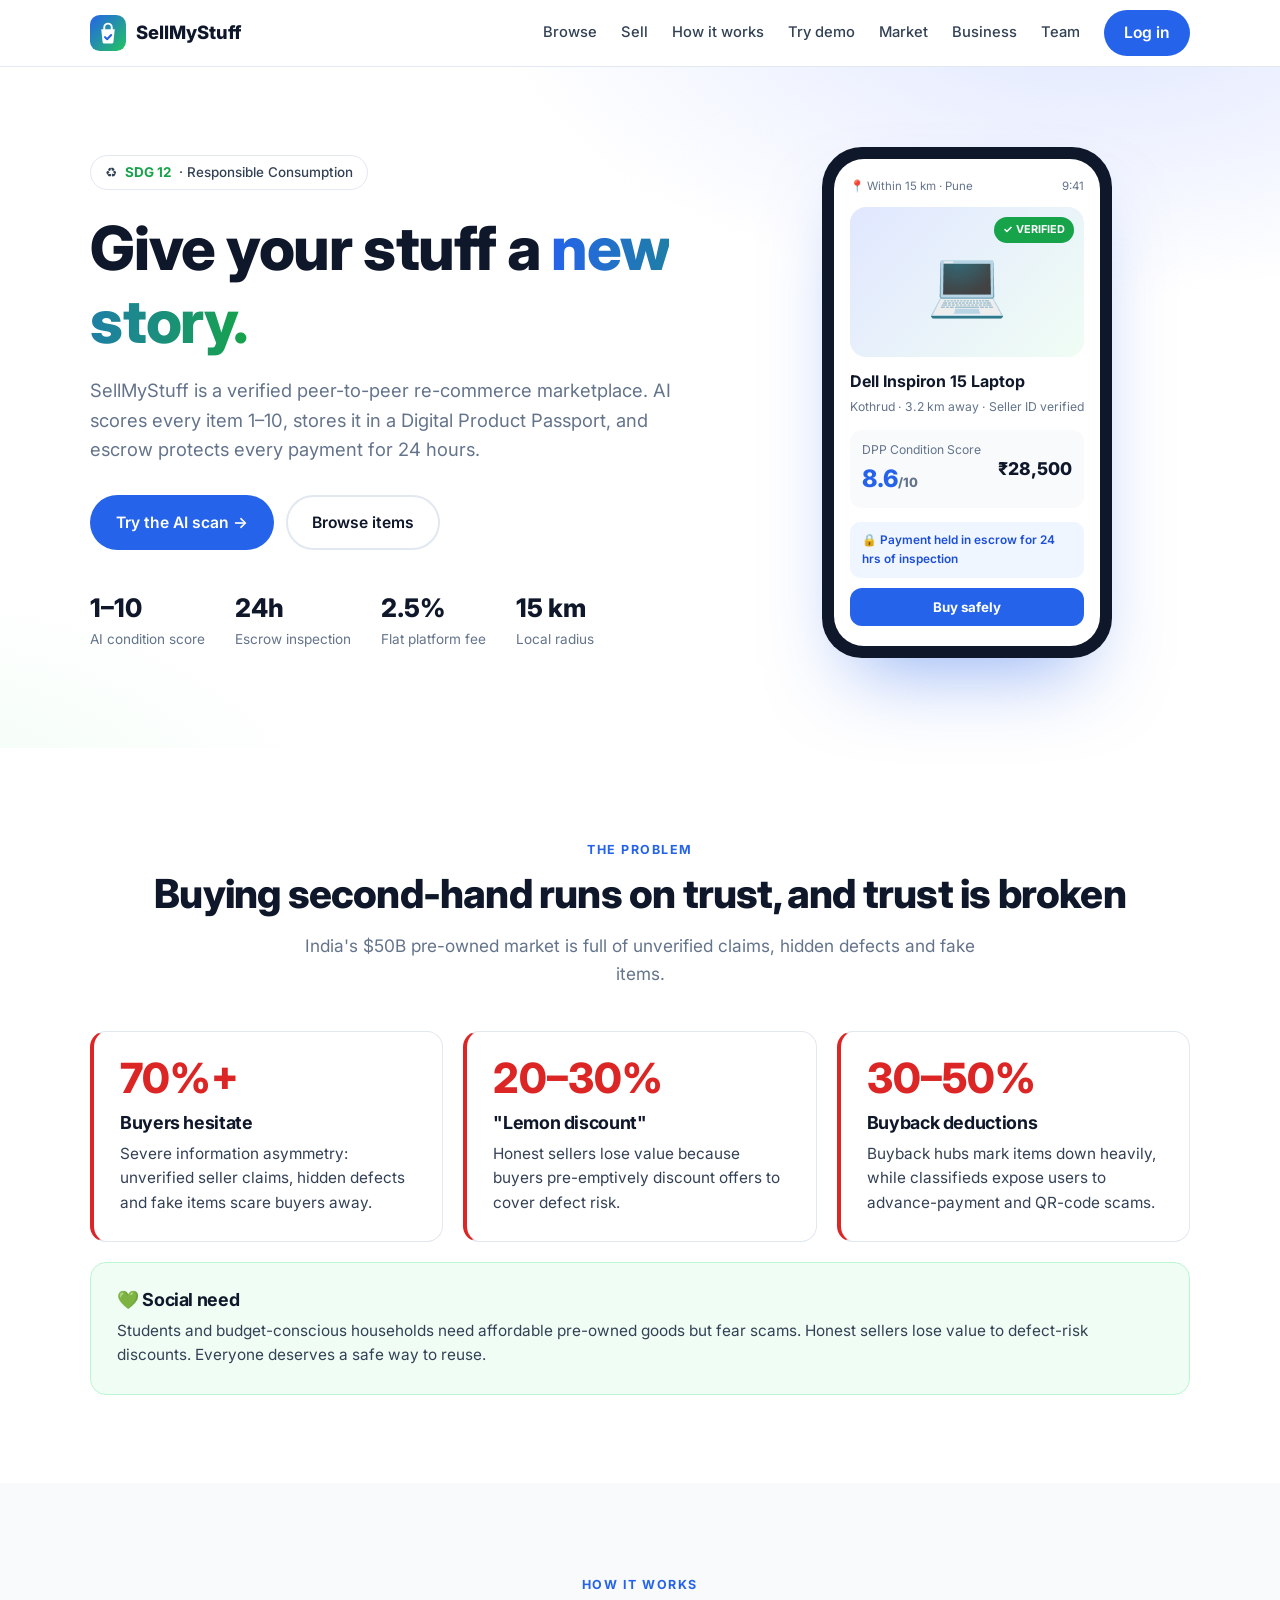
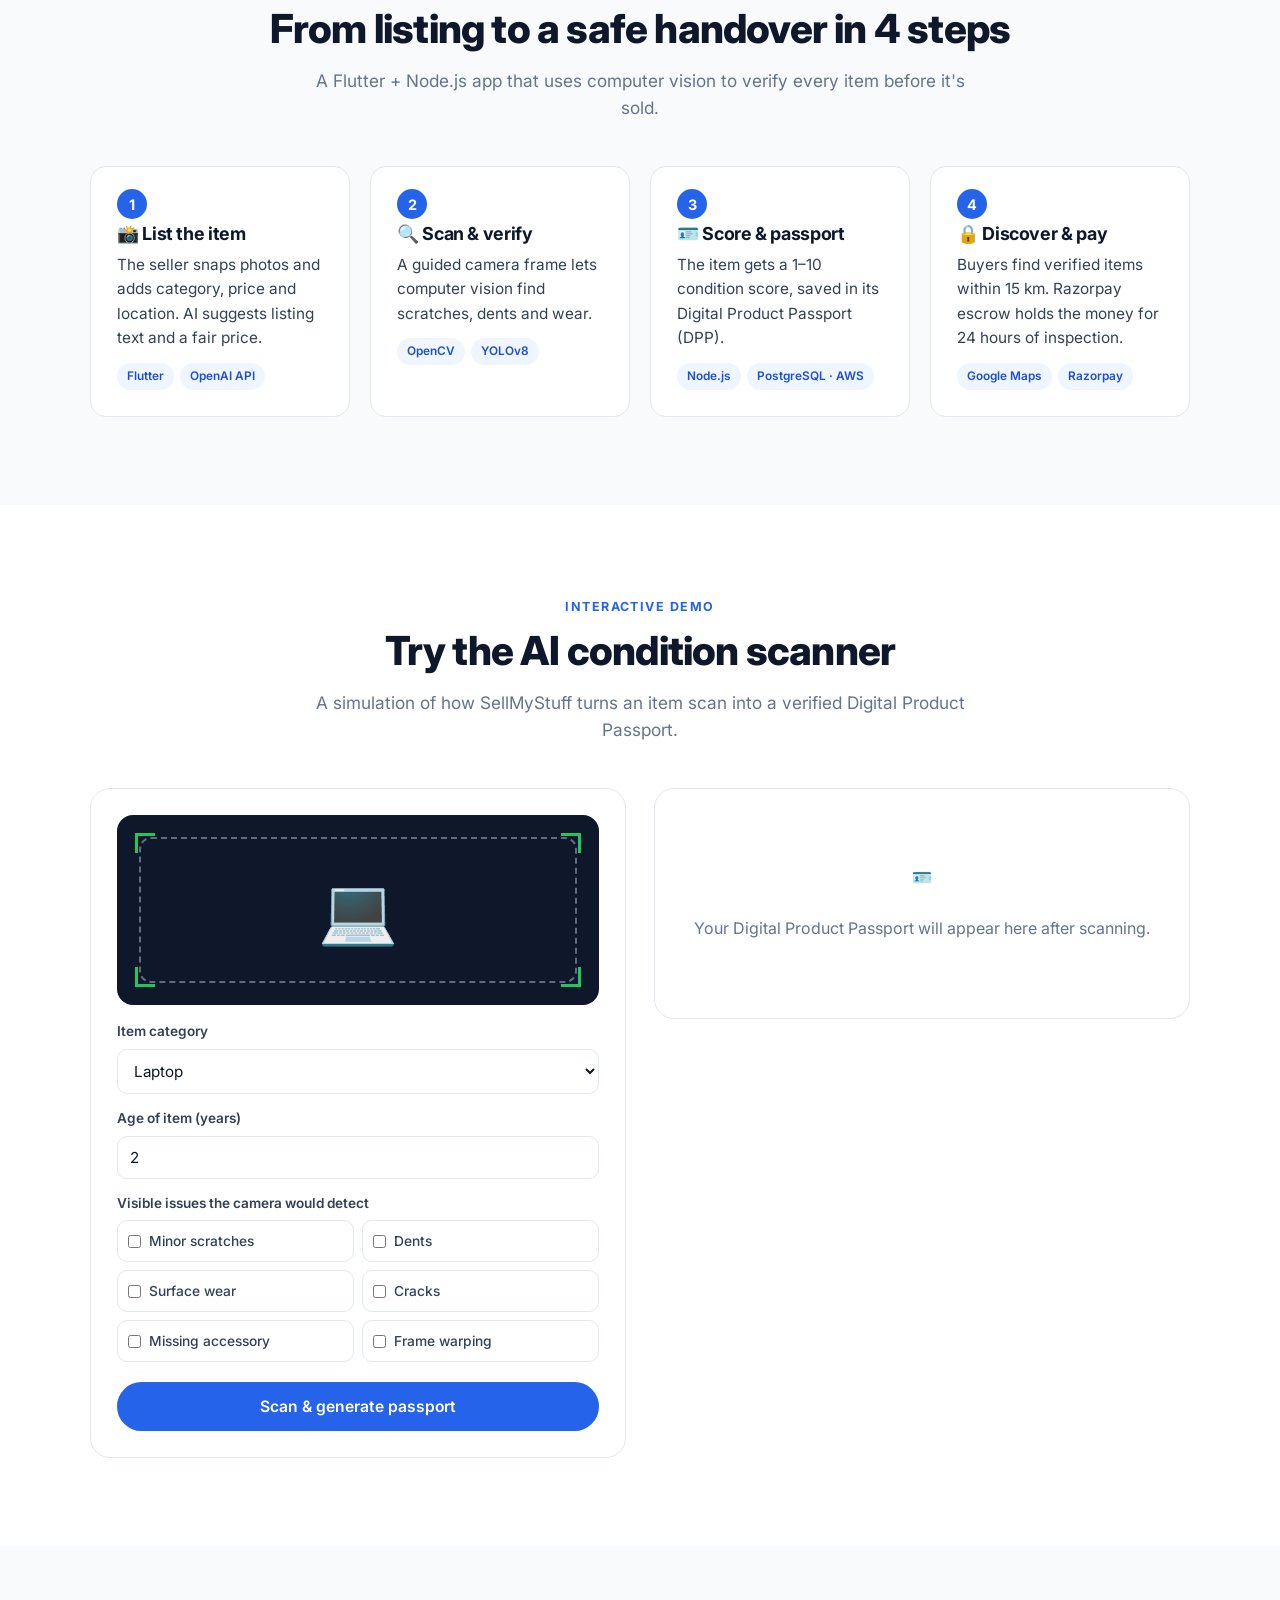
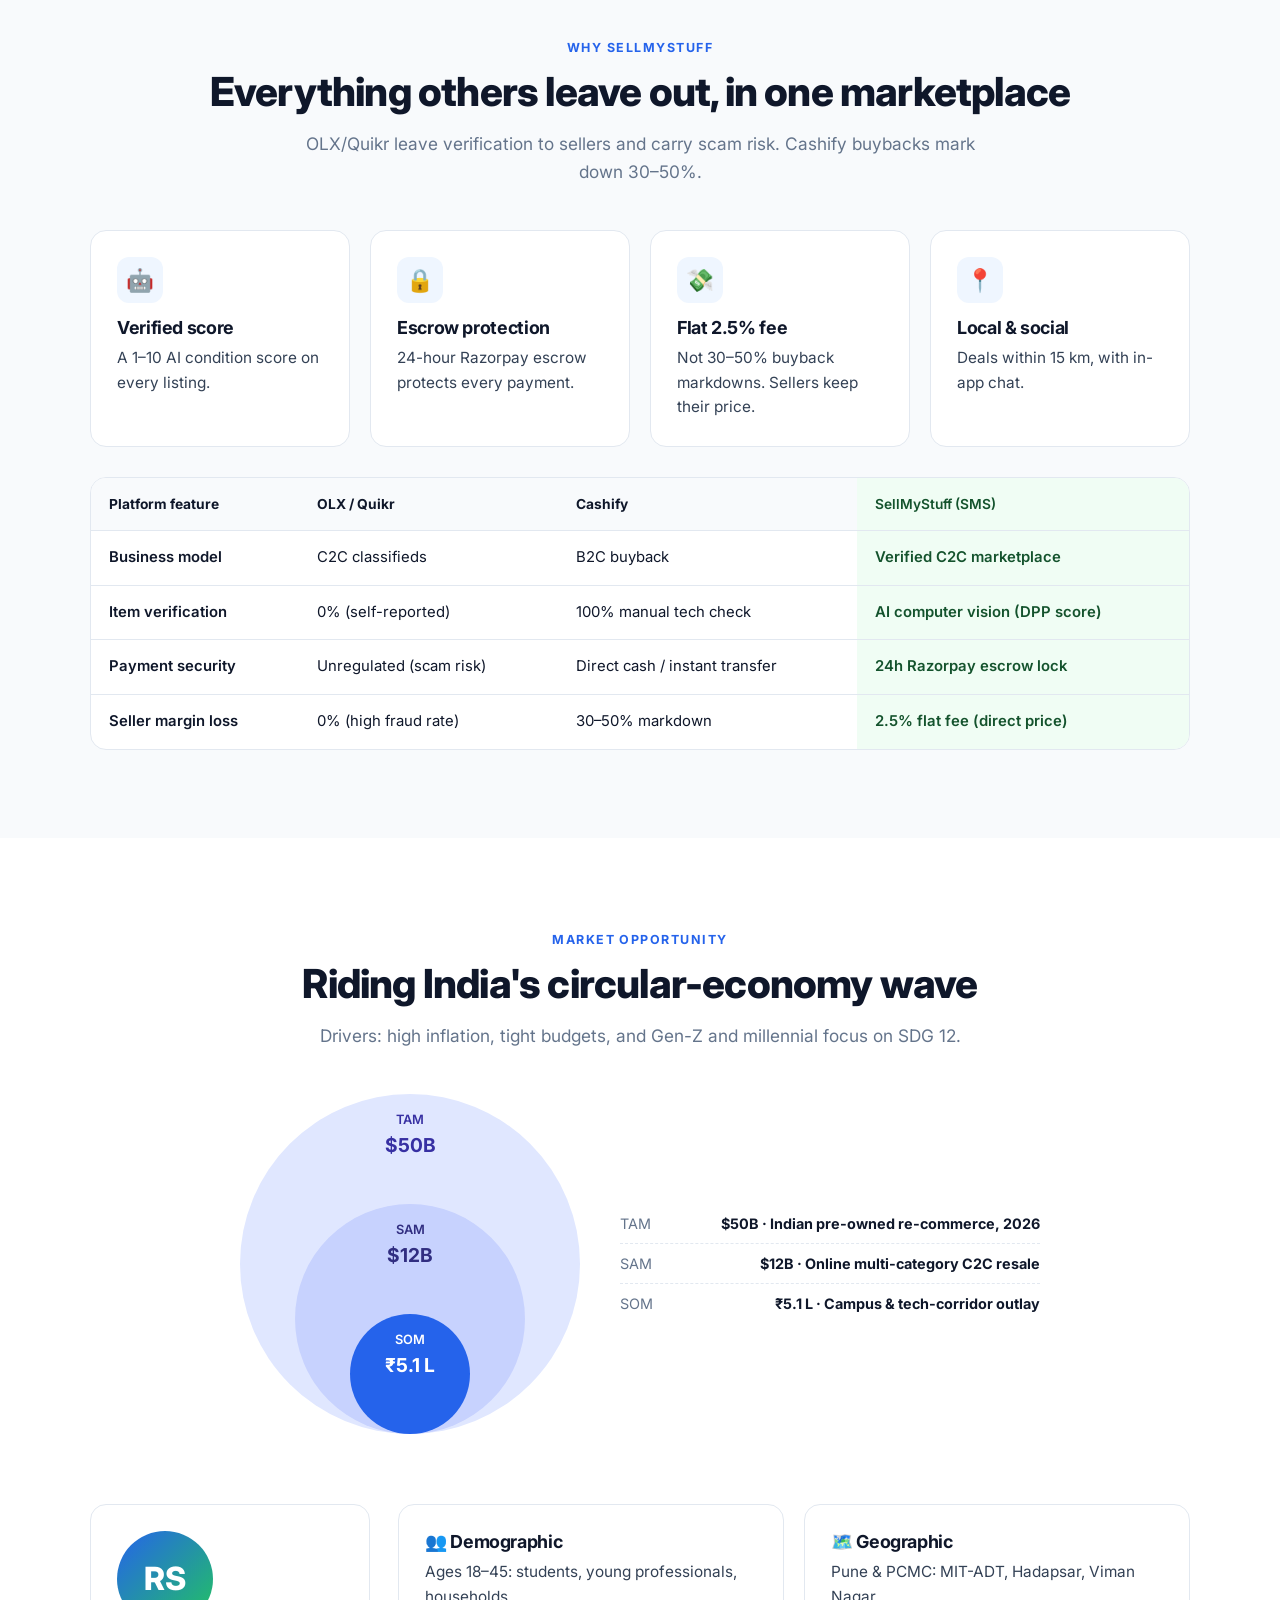
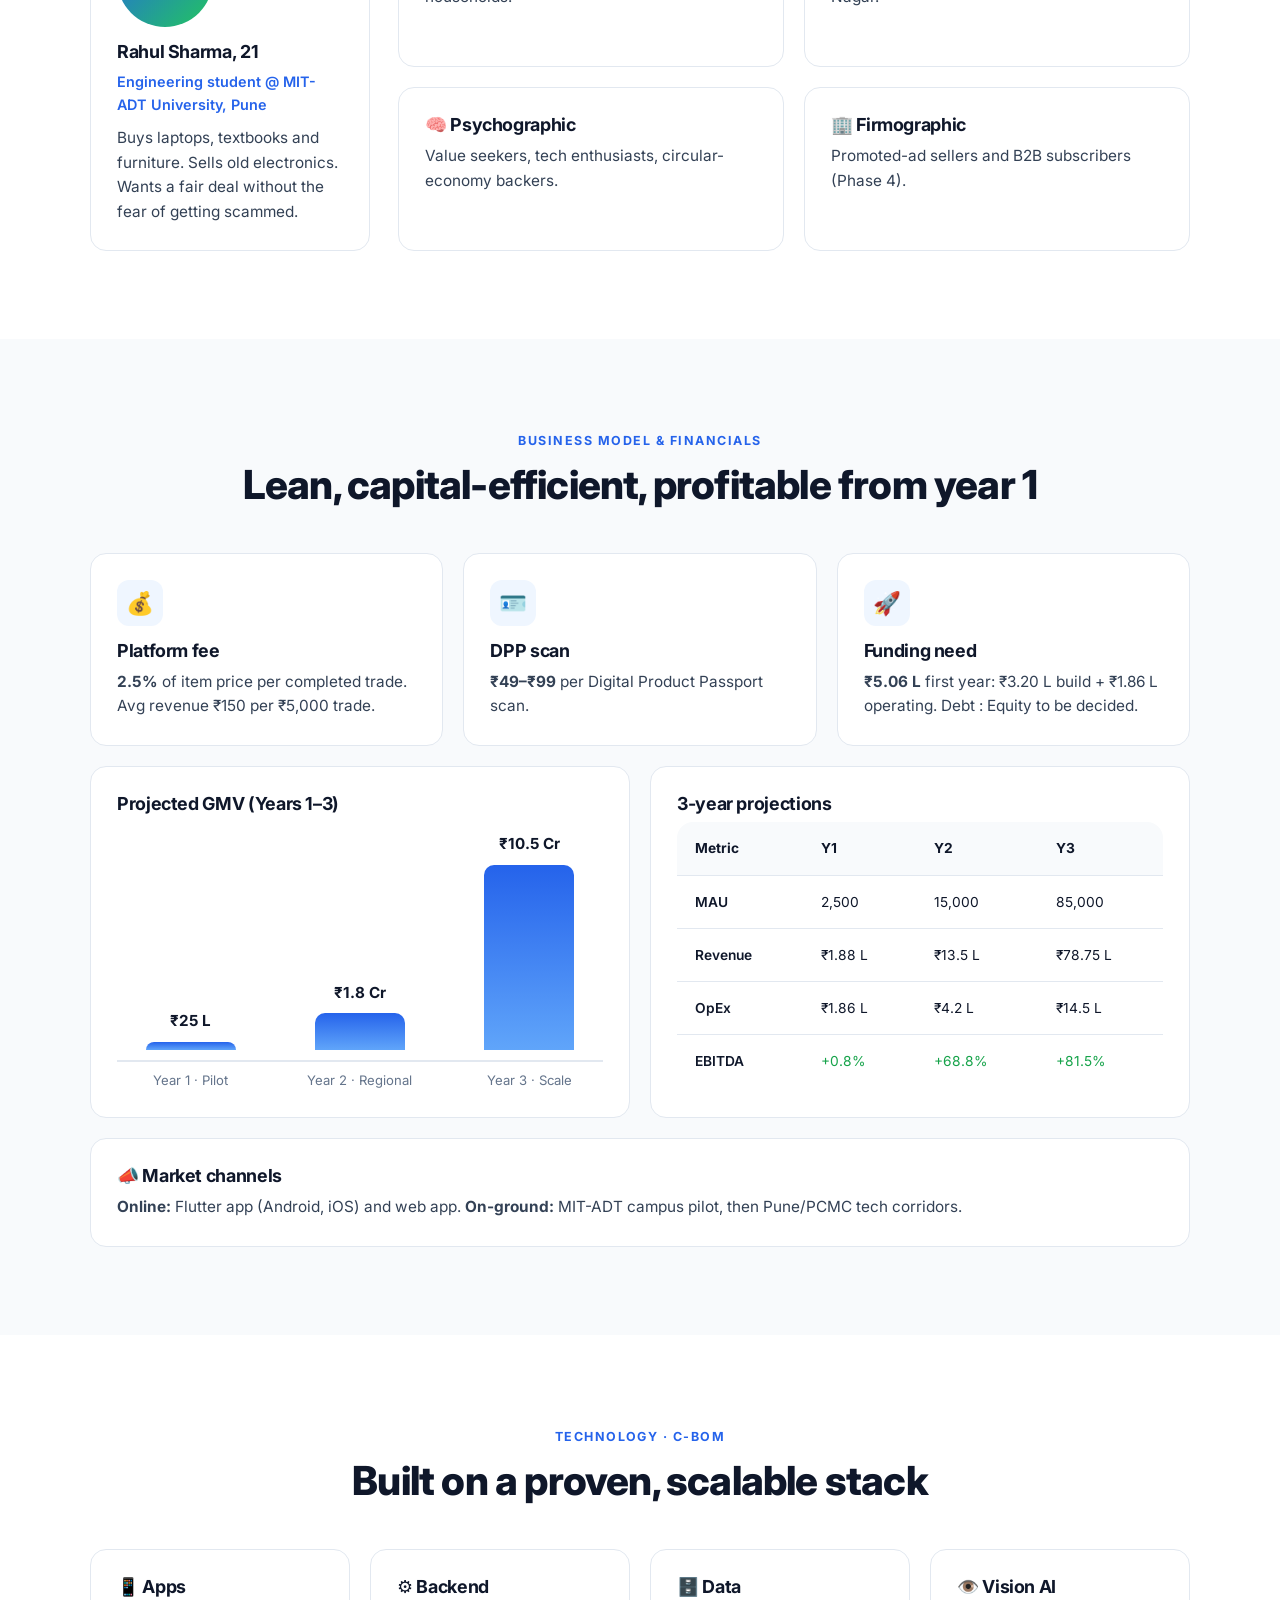
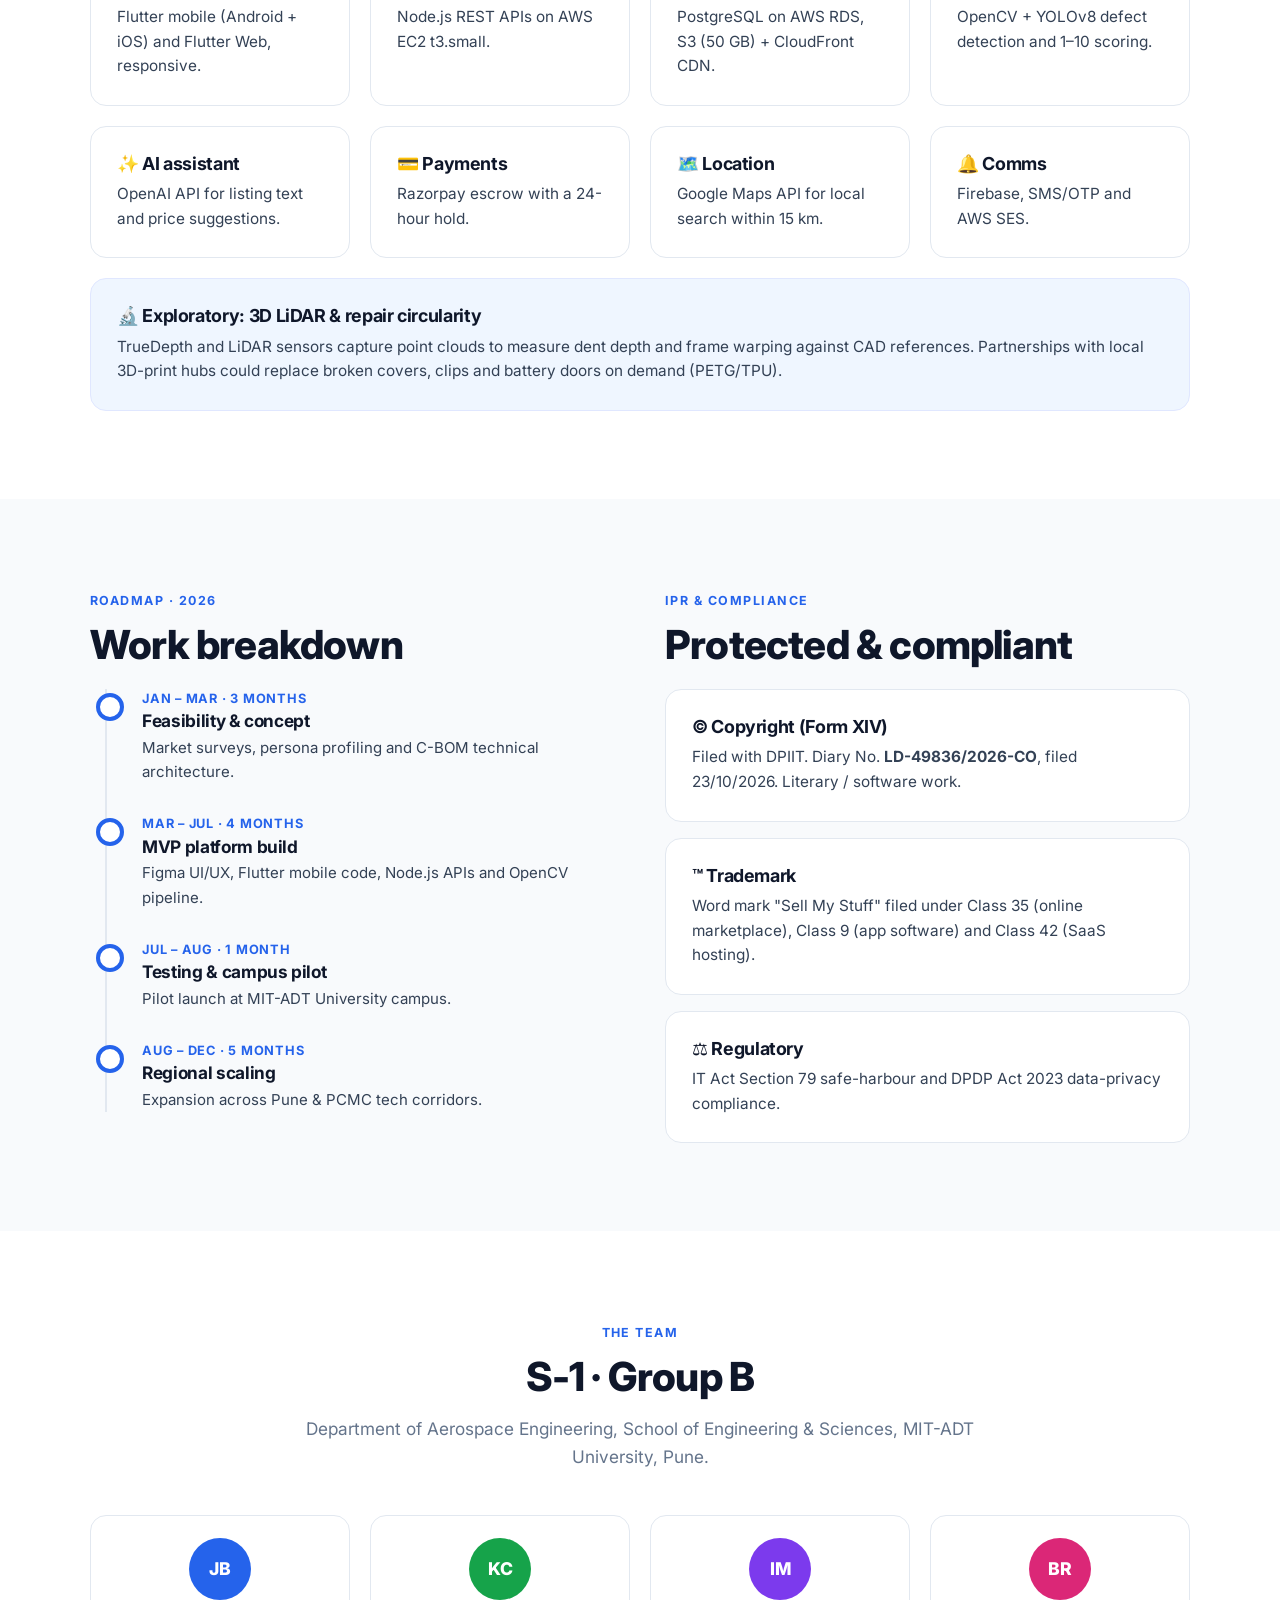
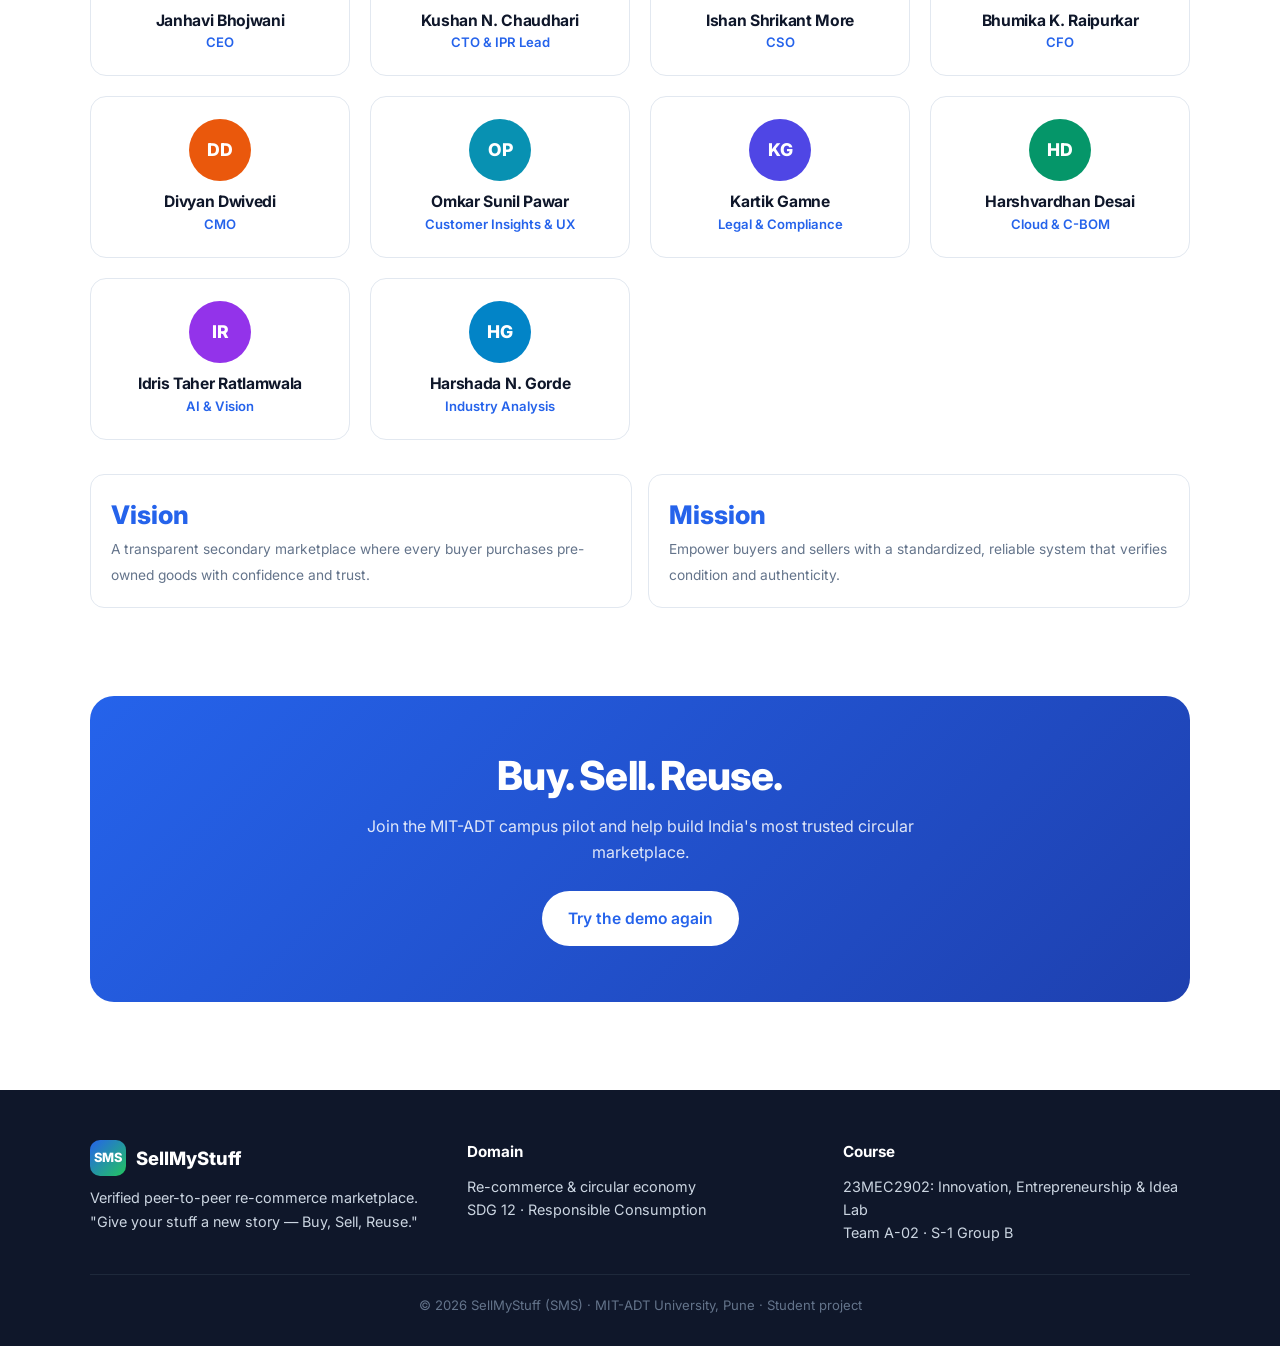
<file: index.html>
<!DOCTYPE html>
<html lang="en">
<head>
<meta charset="UTF-8">
<meta name="viewport" content="width=device-width, initial-scale=1.0">
<title>SellMyStuff — Verified Re-Commerce</title>
<meta name="description" content="SellMyStuff (SMS): a verified peer-to-peer re-commerce marketplace with AI condition scoring, Digital Product Passports and 24-hour escrow.">
<link rel="preconnect" href="https://fonts.googleapis.com">
<link href="https://fonts.googleapis.com/css2?family=Inter:wght@400;500;600;700;800&display=swap" rel="stylesheet">
<style>
:root{
  --blue:#2563eb;--blue-d:#1d4ed8;--blue-l:#eff6ff;--indigo-l:#e0e7ff;
  --green:#16a34a;--green-l:#f0fdf4;--red:#dc2626;--red-l:#fef2f2;--amber:#d97706;
  --ink:#0f172a;--ink2:#334155;--muted:#64748b;--line:#e2e8f0;--bg:#ffffff;--bg2:#f8fafc;--card:#ffffff;
}
*{box-sizing:border-box;margin:0;padding:0}
html{scroll-behavior:smooth}
body{font-family:Inter,system-ui,-apple-system,Segoe UI,Roboto,sans-serif;color:var(--ink);background:var(--bg);line-height:1.6;-webkit-font-smoothing:antialiased}
a{color:inherit;text-decoration:none}
.wrap{max-width:1140px;margin:0 auto;padding:0 20px}
section{padding:88px 0}
section.alt{background:var(--bg2)}
.eyebrow{display:inline-block;font-size:.78rem;font-weight:700;letter-spacing:.12em;text-transform:uppercase;color:var(--blue);margin-bottom:10px}
h1,h2,h3{line-height:1.2;letter-spacing:-.02em}
h2{font-size:clamp(1.8rem,3.5vw,2.5rem);font-weight:800;margin-bottom:14px}
.lead{color:var(--muted);font-size:1.08rem;max-width:680px}
.center{text-align:center}.center .lead{margin:0 auto}
.grid{display:grid;gap:20px}
.g2{grid-template-columns:repeat(auto-fit,minmax(300px,1fr))}
.g3{grid-template-columns:repeat(auto-fit,minmax(260px,1fr))}
.g4{grid-template-columns:repeat(auto-fit,minmax(220px,1fr))}
.card{background:var(--card);border:1px solid var(--line);border-radius:16px;padding:26px;transition:transform .2s,box-shadow .2s}
.card:hover{transform:translateY(-3px);box-shadow:0 12px 30px -12px rgba(15,23,42,.18)}
.card h3{font-size:1.12rem;margin-bottom:8px}
.card p{color:var(--ink2);font-size:.96rem}
.icon{width:46px;height:46px;border-radius:12px;display:grid;place-items:center;font-size:1.4rem;margin-bottom:14px;background:var(--blue-l)}
.btn{display:inline-flex;align-items:center;gap:8px;padding:13px 24px;border-radius:999px;font-weight:600;font-size:.98rem;border:2px solid transparent;cursor:pointer;transition:.2s;font-family:inherit}
.btn-p{background:var(--blue);color:#fff}.btn-p:hover{background:var(--blue-d)}
.btn-o{border-color:var(--line);background:#fff;color:var(--ink)}.btn-o:hover{border-color:var(--blue);color:var(--blue)}

/* nav */
nav{position:sticky;top:0;z-index:50;background:rgba(255,255,255,.88);backdrop-filter:blur(12px);border-bottom:1px solid var(--line)}
nav .wrap{display:flex;align-items:center;justify-content:space-between;height:66px}
.logo{display:flex;align-items:center;gap:10px;font-weight:800;font-size:1.15rem}
.logo-mark{width:36px;height:36px;border-radius:10px;background:linear-gradient(135deg,var(--blue),#22c55e);display:grid;place-items:center;color:#fff;font-size:.8rem;font-weight:800}
.links{display:flex;align-items:center;gap:24px;font-size:.92rem;font-weight:500;color:var(--ink2)}
.links a:hover{color:var(--blue)}
.menu-btn{display:none;background:none;border:0;font-size:1.5rem;cursor:pointer;color:var(--ink)}
@media(max-width:900px){
  .links{display:none;position:absolute;top:66px;left:0;right:0;background:#fff;flex-direction:column;padding:16px 20px;gap:14px;border-bottom:1px solid var(--line)}
  .links.open{display:flex}.menu-btn{display:block}
}

/* hero */
.hero{padding:80px 0 90px;background:radial-gradient(1000px 500px at 85% -10%,var(--indigo-l),transparent 60%),radial-gradient(800px 400px at -10% 110%,var(--green-l),transparent 60%)}
.hero .wrap{display:grid;grid-template-columns:1.15fr .85fr;gap:50px;align-items:center}
@media(max-width:900px){.hero .wrap{grid-template-columns:1fr}}
.pill{display:inline-flex;gap:8px;align-items:center;background:#fff;border:1px solid var(--line);padding:6px 14px;border-radius:999px;font-size:.84rem;font-weight:500;color:var(--ink2);margin-bottom:22px}
.pill b{color:var(--green)}
.hero h1{font-size:clamp(2.3rem,5.4vw,3.8rem);font-weight:800;margin-bottom:18px}
.hero h1 span{background:linear-gradient(90deg,var(--blue),#16a34a);-webkit-background-clip:text;background-clip:text;color:transparent}
.hero .lead{margin-bottom:30px;font-size:1.15rem}
.cta{display:flex;gap:12px;flex-wrap:wrap}
.hero-stats{display:flex;gap:30px;margin-top:38px;flex-wrap:wrap}
.hero-stats div{font-size:.85rem;color:var(--muted)}
.hero-stats strong{display:block;font-size:1.6rem;color:var(--ink);font-weight:800}

/* phone mock */
.phone{width:290px;max-width:100%;margin:0 auto;background:var(--ink);border-radius:40px;padding:12px;box-shadow:0 40px 80px -30px rgba(37,99,235,.5)}
.screen{background:#fff;border-radius:30px;overflow:hidden;padding:18px 16px 20px}
.scr-top{display:flex;justify-content:space-between;font-size:.72rem;color:var(--muted);margin-bottom:12px}
.item-img{height:150px;border-radius:16px;background:linear-gradient(135deg,#e0e7ff,#f0fdf4);display:grid;place-items:center;font-size:4rem;position:relative}
.badge{position:absolute;top:10px;right:10px;background:var(--green);color:#fff;font-size:.68rem;font-weight:700;padding:4px 9px;border-radius:999px}
.item-t{font-weight:700;margin:12px 0 2px}
.item-m{font-size:.76rem;color:var(--muted)}
.score-row{display:flex;justify-content:space-between;align-items:center;margin:14px 0;padding:10px 12px;background:var(--bg2);border-radius:12px}
.score-big{font-size:1.5rem;font-weight:800;color:var(--blue)}
.escrow{font-size:.74rem;background:var(--blue-l);color:var(--blue-d);padding:9px 12px;border-radius:10px;font-weight:600}
.buy{margin-top:10px;width:100%;background:var(--blue);color:#fff;border:0;border-radius:12px;padding:11px;font-weight:700;font-family:inherit}

/* problem */
.prob .card{border-left:4px solid var(--red)}
.big-num{font-size:2.6rem;font-weight:800;color:var(--red);line-height:1}

/* steps */
.steps{counter-reset:s}
.step{position:relative;padding-top:56px}
.step::before{counter-increment:s;content:counter(s);position:absolute;top:22px;left:26px;width:30px;height:30px;border-radius:50%;background:var(--blue);color:#fff;display:grid;place-items:center;font-weight:700;font-size:.9rem}
.tools{margin-top:12px;display:flex;flex-wrap:wrap;gap:6px}
.tag{font-size:.74rem;font-weight:600;background:var(--blue-l);color:var(--blue-d);padding:4px 10px;border-radius:999px}
.tag.g{background:var(--green-l);color:#15803d}

/* demo */
.demo{display:grid;grid-template-columns:1fr 1fr;gap:28px;align-items:start}
@media(max-width:860px){.demo{grid-template-columns:1fr}}
.panel{background:#fff;border:1px solid var(--line);border-radius:20px;padding:26px}
label{display:block;font-size:.85rem;font-weight:600;margin:14px 0 6px;color:var(--ink2)}
select,input[type=number]{width:100%;padding:11px 12px;border:1px solid var(--line);border-radius:10px;font-family:inherit;font-size:.95rem;background:#fff;color:var(--ink)}
.checks{display:grid;grid-template-columns:1fr 1fr;gap:8px}
.checks label{display:flex;gap:8px;align-items:center;font-weight:500;margin:0;padding:9px 10px;border:1px solid var(--line);border-radius:10px;cursor:pointer;font-size:.86rem}
.viewfinder{height:190px;border-radius:16px;background:#0f172a;position:relative;overflow:hidden;display:grid;place-items:center;color:#94a3b8;font-size:.9rem;margin-bottom:16px}
.viewfinder .frame{position:absolute;inset:22px;border:2px dashed rgba(148,163,184,.6);border-radius:12px}
.viewfinder .corner{position:absolute;width:20px;height:20px;border-color:#22c55e;border-style:solid}
.c1{top:18px;left:18px;border-width:3px 0 0 3px}.c2{top:18px;right:18px;border-width:3px 3px 0 0}
.c3{bottom:18px;left:18px;border-width:0 0 3px 3px}.c4{bottom:18px;right:18px;border-width:0 3px 3px 0}
.scanline{position:absolute;left:22px;right:22px;height:3px;background:linear-gradient(90deg,transparent,#22c55e,transparent);top:22px;display:none}
.scanning .scanline{display:block;animation:scan 1.1s linear infinite}
@keyframes scan{0%{top:22px}50%{top:calc(100% - 25px)}100%{top:22px}}
.vf-emoji{font-size:4rem;position:relative;z-index:1}
.dpp{border:2px solid var(--blue);border-radius:18px;overflow:hidden}
.dpp-h{background:var(--blue);color:#fff;padding:14px 18px;display:flex;justify-content:space-between;align-items:center}
.dpp-h small{opacity:.8;font-size:.72rem;display:block}
.dpp-b{padding:18px}
.gauge{display:flex;align-items:center;gap:18px;margin-bottom:14px}
.ring{width:96px;height:96px;border-radius:50%;display:grid;place-items:center;flex-shrink:0}
.ring>div{width:76px;height:76px;border-radius:50%;background:#fff;display:grid;place-items:center;font-size:1.7rem;font-weight:800}
.ring>div small{font-size:.7rem;color:var(--muted);font-weight:500;display:block;margin-top:-10px}
.kv{display:flex;justify-content:space-between;padding:8px 0;border-bottom:1px dashed var(--line);font-size:.9rem}
.kv:last-child{border:0}.kv span{color:var(--muted)}
.empty{color:var(--muted);text-align:center;padding:50px 10px}

/* table */
.tbl-wrap{overflow-x:auto;border-radius:16px;border:1px solid var(--line);background:#fff}
table{width:100%;border-collapse:collapse;min-width:640px;font-size:.93rem}
th,td{padding:15px 18px;text-align:left;border-bottom:1px solid var(--line)}
th{background:var(--bg2);font-weight:700;font-size:.86rem}
th.us,td.us{background:var(--green-l);font-weight:600;color:#14532d}
tr:last-child td{border-bottom:0}
td:first-child{font-weight:600}

/* market */
.tam{display:flex;align-items:center;justify-content:center;flex-wrap:wrap;gap:40px}
.circles{position:relative;width:340px;height:340px;max-width:100%}
.circ{position:absolute;border-radius:50%;left:50%;bottom:0;transform:translateX(-50%);display:flex;justify-content:center;padding-top:16px;text-align:center;font-size:.8rem;font-weight:600}
.circ b{display:block;font-size:1.2rem}
.tam1{width:340px;height:340px;background:var(--indigo-l);color:#3730a3}
.tam2{width:230px;height:230px;background:#c7d2fe;color:#312e81}
.tam3{width:120px;height:120px;background:var(--blue);color:#fff}
.legend .kv{gap:24px}

.bars{display:flex;align-items:flex-end;gap:22px;height:240px;padding:10px 0;border-bottom:2px solid var(--line)}
.bar{flex:1;display:flex;flex-direction:column;justify-content:flex-end;align-items:center;gap:8px;height:100%}
.bar i{display:block;width:100%;max-width:90px;border-radius:10px 10px 0 0;background:linear-gradient(180deg,var(--blue),#60a5fa);transition:height 1s ease}
.bar b{font-size:.95rem}
.bar-l{display:flex;gap:22px;margin-top:8px}
.bar-l span{flex:1;text-align:center;font-size:.82rem;color:var(--muted)}

/* persona */
.persona{display:grid;grid-template-columns:280px 1fr;gap:28px}
@media(max-width:760px){.persona{grid-template-columns:1fr}}
.avatar{width:96px;height:96px;border-radius:50%;background:linear-gradient(135deg,var(--blue),#22c55e);display:grid;place-items:center;color:#fff;font-size:2rem;font-weight:800;margin-bottom:14px}
ul.clean{list-style:none}
ul.clean li{padding:6px 0 6px 26px;position:relative;color:var(--ink2);font-size:.95rem}
ul.clean li::before{content:"✓";position:absolute;left:0;color:var(--green);font-weight:800}

/* timeline */
.timeline{position:relative;margin-top:20px}
.timeline::before{content:"";position:absolute;left:15px;top:0;bottom:0;width:2px;background:var(--line)}
.tl{position:relative;padding:0 0 30px 52px}
.tl::before{content:"";position:absolute;left:6px;top:4px;width:20px;height:20px;border-radius:50%;background:#fff;border:4px solid var(--blue)}
.tl .when{font-size:.8rem;font-weight:700;color:var(--blue);text-transform:uppercase;letter-spacing:.06em}
.tl h3{font-size:1.08rem;margin:2px 0 4px}
.tl p{color:var(--ink2);font-size:.94rem}

/* team */
.member{text-align:center;padding:22px 16px}
.member .av{width:62px;height:62px;border-radius:50%;margin:0 auto 12px;display:grid;place-items:center;font-weight:800;color:#fff;font-size:1.1rem}
.member h3{font-size:.98rem;margin-bottom:2px}
.member p{font-size:.82rem;color:var(--blue);font-weight:600}

/* stat strip */
.strip{display:grid;grid-template-columns:repeat(auto-fit,minmax(200px,1fr));gap:16px;margin-top:34px}
.strip div{background:#fff;border:1px solid var(--line);border-radius:14px;padding:20px}
.strip strong{display:block;font-size:1.6rem;font-weight:800;color:var(--blue)}
.strip span{font-size:.86rem;color:var(--muted)}

/* footer */
.cta-band{background:linear-gradient(135deg,var(--blue),#1e40af);color:#fff;border-radius:24px;padding:56px 30px;text-align:center}
.cta-band h2{color:#fff}.cta-band p{opacity:.85;max-width:600px;margin:0 auto 26px}
.cta-band .btn-p{background:#fff;color:var(--blue)}
footer{background:var(--ink);color:#cbd5e1;padding:50px 0 30px;font-size:.9rem}
footer .grid{grid-template-columns:repeat(auto-fit,minmax(220px,1fr));gap:30px;margin-bottom:30px}
footer h4{color:#fff;margin-bottom:10px;font-size:.95rem}
footer .copy{border-top:1px solid #1e293b;padding-top:20px;color:#64748b;font-size:.82rem;text-align:center}

.reveal{opacity:0;transform:translateY(24px);transition:opacity .7s ease,transform .7s ease}
.reveal.in{opacity:1;transform:none}
@media(prefers-reduced-motion:reduce){.reveal{opacity:1;transform:none}html{scroll-behavior:auto}}
</style>
</head>
<body>

<nav>
  <div class="wrap">
    <a href="#top" class="logo"><svg width="36" height="36" viewBox="0 0 48 48" aria-hidden="true"><defs><linearGradient id="smsG" x1="0" y1="0" x2="1" y2="1"><stop offset="0" stop-color="#2563eb"/><stop offset="1" stop-color="#22c55e"/></linearGradient></defs><rect width="48" height="48" rx="13" fill="url(#smsG)"/><path d="M15 19h18l-1.8 17.2a2 2 0 0 1-2 1.8H18.8a2 2 0 0 1-2-1.8z" fill="#fff"/><path d="M19 19v-2.5a5 5 0 0 1 10 0V19" fill="none" stroke="#fff" stroke-width="2.6" stroke-linecap="round"/><path d="M20 29.5l2.8 2.8 5.4-5.6" fill="none" stroke="#2563eb" stroke-width="2.8" stroke-linecap="round" stroke-linejoin="round"/></svg>SellMyStuff</a>
    <div class="links" id="links">
      <a href="browse.html">Browse</a><a href="sell.html">Sell</a><a href="#how">How it works</a><a href="#demo">Try demo</a>
      <a href="#market">Market</a><a href="#business">Business</a><a href="#team">Team</a>
      <a href="login.html" class="btn btn-p" style="padding:8px 18px;color:#fff">Log in</a>
    </div>
    <button class="menu-btn" aria-label="Menu" onclick="document.getElementById('links').classList.toggle('open')">☰</button>
  </div>
</nav>

<!-- HERO -->
<header class="hero" id="top">
  <div class="wrap">
    <div>
      <div class="pill">♻️ <b>SDG 12</b> · Responsible Consumption</div>
      <h1>Give your stuff a <span>new story.</span></h1>
      <p class="lead">SellMyStuff is a verified peer-to-peer re-commerce marketplace. AI scores every item 1–10, stores it in a Digital Product Passport, and escrow protects every payment for 24 hours.</p>
      <div class="cta">
        <a href="#demo" class="btn btn-p">Try the AI scan →</a>
        <a href="browse.html" class="btn btn-o">Browse items</a>
      </div>
      <div class="hero-stats">
        <div><strong>1–10</strong>AI condition score</div>
        <div><strong>24h</strong>Escrow inspection</div>
        <div><strong>2.5%</strong>Flat platform fee</div>
        <div><strong>15 km</strong>Local radius</div>
      </div>
    </div>
    <div class="phone" aria-hidden="true">
      <div class="screen">
        <div class="scr-top"><span>📍 Within 15 km · Pune</span><span>9:41</span></div>
        <div class="item-img">💻<span class="badge">✓ VERIFIED</span></div>
        <div class="item-t">Dell Inspiron 15 Laptop</div>
        <div class="item-m">Kothrud · 3.2 km away · Seller ID verified</div>
        <div class="score-row"><div><div class="item-m">DPP Condition Score</div><div class="score-big">8.6<small style="font-size:.8rem;color:var(--muted)">/10</small></div></div><div style="font-weight:800;font-size:1.1rem">₹28,500</div></div>
        <div class="escrow">🔒 Payment held in escrow for 24 hrs of inspection</div>
        <button class="buy">Buy safely</button>
      </div>
    </div>
  </div>
</header>

<!-- PROBLEM -->
<section id="problem">
  <div class="wrap">
    <div class="center reveal">
      <span class="eyebrow">The problem</span>
      <h2>Buying second-hand runs on trust, and trust is broken</h2>
      <p class="lead">India's $50B pre-owned market is full of unverified claims, hidden defects and fake items.</p>
    </div>
    <div class="grid g3 prob" style="margin-top:44px">
      <div class="card reveal"><div class="big-num">70%+</div><h3 style="margin-top:12px">Buyers hesitate</h3><p>Severe information asymmetry: unverified seller claims, hidden defects and fake items scare buyers away.</p></div>
      <div class="card reveal"><div class="big-num">20–30%</div><h3 style="margin-top:12px">"Lemon discount"</h3><p>Honest sellers lose value because buyers pre-emptively discount offers to cover defect risk.</p></div>
      <div class="card reveal"><div class="big-num">30–50%</div><h3 style="margin-top:12px">Buyback deductions</h3><p>Buyback hubs mark items down heavily, while classifieds expose users to advance-payment and QR-code scams.</p></div>
    </div>
    <div class="card reveal" style="margin-top:20px;background:var(--green-l);border-color:#bbf7d0">
      <h3>💚 Social need</h3>
      <p>Students and budget-conscious households need affordable pre-owned goods but fear scams. Honest sellers lose value to defect-risk discounts. Everyone deserves a safe way to reuse.</p>
    </div>
  </div>
</section>

<!-- HOW -->
<section class="alt" id="how">
  <div class="wrap">
    <div class="center reveal">
      <span class="eyebrow">How it works</span>
      <h2>From listing to a safe handover in 4 steps</h2>
      <p class="lead">A Flutter + Node.js app that uses computer vision to verify every item before it's sold.</p>
    </div>
    <div class="grid g4 steps" style="margin-top:44px">
      <div class="card step reveal"><h3>📸 List the item</h3><p>The seller snaps photos and adds category, price and location. AI suggests listing text and a fair price.</p><div class="tools"><span class="tag">Flutter</span><span class="tag">OpenAI API</span></div></div>
      <div class="card step reveal"><h3>🔍 Scan &amp; verify</h3><p>A guided camera frame lets computer vision find scratches, dents and wear.</p><div class="tools"><span class="tag">OpenCV</span><span class="tag">YOLOv8</span></div></div>
      <div class="card step reveal"><h3>🪪 Score &amp; passport</h3><p>The item gets a 1–10 condition score, saved in its Digital Product Passport (DPP).</p><div class="tools"><span class="tag">Node.js</span><span class="tag">PostgreSQL · AWS</span></div></div>
      <div class="card step reveal"><h3>🔒 Discover &amp; pay</h3><p>Buyers find verified items within 15 km. Razorpay escrow holds the money for 24 hours of inspection.</p><div class="tools"><span class="tag">Google Maps</span><span class="tag">Razorpay</span></div></div>
    </div>
  </div>
</section>

<!-- DEMO -->
<section id="demo">
  <div class="wrap">
    <div class="center reveal">
      <span class="eyebrow">Interactive demo</span>
      <h2>Try the AI condition scanner</h2>
      <p class="lead">A simulation of how SellMyStuff turns an item scan into a verified Digital Product Passport.</p>
    </div>
    <div class="demo" style="margin-top:44px">
      <div class="panel reveal">
        <div class="viewfinder" id="vf"><div class="frame"></div><i class="corner c1"></i><i class="corner c2"></i><i class="corner c3"></i><i class="corner c4"></i><div class="scanline"></div><div class="vf-emoji" id="vfEmoji">💻</div></div>
        <label for="cat">Item category</label>
        <select id="cat">
          <option value="laptop|💻|45000">Laptop</option>
          <option value="phone|📱|25000">Smartphone</option>
          <option value="books|📚|1500">Textbooks</option>
          <option value="furniture|🪑|6000">Furniture</option>
          <option value="cycle|🚲|9000">Bicycle</option>
          <option value="headphones|🎧|4000">Headphones</option>
        </select>
        <label for="age">Age of item (years)</label>
        <input type="number" id="age" min="0" max="15" value="2">
        <label>Visible issues the camera would detect</label>
        <div class="checks">
          <label><input type="checkbox" value="1.2" data-n="Minor scratches"> Minor scratches</label>
          <label><input type="checkbox" value="2" data-n="Dents"> Dents</label>
          <label><input type="checkbox" value="1" data-n="Surface wear"> Surface wear</label>
          <label><input type="checkbox" value="2.5" data-n="Cracks"> Cracks</label>
          <label><input type="checkbox" value="0.8" data-n="Missing accessory"> Missing accessory</label>
          <label><input type="checkbox" value="1.5" data-n="Frame warping"> Frame warping</label>
        </div>
        <button class="btn btn-p" id="scanBtn" style="width:100%;justify-content:center;margin-top:20px">Scan &amp; generate passport</button>
      </div>
      <div class="panel reveal" id="out">
        <div class="empty">🪪<br><br>Your Digital Product Passport will appear here after scanning.</div>
      </div>
    </div>
  </div>
</section>

<!-- WHY / COMPARE -->
<section class="alt" id="compare">
  <div class="wrap">
    <div class="center reveal">
      <span class="eyebrow">Why SellMyStuff</span>
      <h2>Everything others leave out, in one marketplace</h2>
      <p class="lead">OLX/Quikr leave verification to sellers and carry scam risk. Cashify buybacks mark down 30–50%.</p>
    </div>
    <div class="grid g4" style="margin:44px 0 30px">
      <div class="card reveal"><div class="icon">🤖</div><h3>Verified score</h3><p>A 1–10 AI condition score on every listing.</p></div>
      <div class="card reveal"><div class="icon">🔒</div><h3>Escrow protection</h3><p>24-hour Razorpay escrow protects every payment.</p></div>
      <div class="card reveal"><div class="icon">💸</div><h3>Flat 2.5% fee</h3><p>Not 30–50% buyback markdowns. Sellers keep their price.</p></div>
      <div class="card reveal"><div class="icon">📍</div><h3>Local &amp; social</h3><p>Deals within 15 km, with in-app chat.</p></div>
    </div>
    <div class="tbl-wrap reveal">
      <table>
        <thead><tr><th>Platform feature</th><th>OLX / Quikr</th><th>Cashify</th><th class="us">SellMyStuff (SMS)</th></tr></thead>
        <tbody>
          <tr><td>Business model</td><td>C2C classifieds</td><td>B2C buyback</td><td class="us">Verified C2C marketplace</td></tr>
          <tr><td>Item verification</td><td>0% (self-reported)</td><td>100% manual tech check</td><td class="us">AI computer vision (DPP score)</td></tr>
          <tr><td>Payment security</td><td>Unregulated (scam risk)</td><td>Direct cash / instant transfer</td><td class="us">24h Razorpay escrow lock</td></tr>
          <tr><td>Seller margin loss</td><td>0% (high fraud rate)</td><td>30–50% markdown</td><td class="us">2.5% flat fee (direct price)</td></tr>
        </tbody>
      </table>
    </div>
  </div>
</section>

<!-- MARKET -->
<section id="market">
  <div class="wrap">
    <div class="center reveal">
      <span class="eyebrow">Market opportunity</span>
      <h2>Riding India's circular-economy wave</h2>
      <p class="lead">Drivers: high inflation, tight budgets, and Gen-Z and millennial focus on SDG 12.</p>
    </div>
    <div class="tam reveal" style="margin-top:44px">
      <div class="circles">
        <div class="circ tam1"><div>TAM<b>$50B</b></div></div>
        <div class="circ tam2"><div>SAM<b>$12B</b></div></div>
        <div class="circ tam3"><div>SOM<b>₹5.1 L</b></div></div>
      </div>
      <div class="legend" style="min-width:280px;max-width:420px;flex:1">
        <div class="kv"><span>TAM</span><b>$50B · Indian pre-owned re-commerce, 2026</b></div>
        <div class="kv"><span>SAM</span><b>$12B · Online multi-category C2C resale</b></div>
        <div class="kv"><span>SOM</span><b>₹5.1 L · Campus &amp; tech-corridor outlay</b></div>
      </div>
    </div>
    <div class="persona reveal" style="margin-top:70px">
      <div class="card">
        <div class="avatar">RS</div>
        <h3>Rahul Sharma, 21</h3>
        <p style="color:var(--blue);font-weight:600;font-size:.9rem;margin-bottom:10px">Engineering student @ MIT-ADT University, Pune</p>
        <p>Buys laptops, textbooks and furniture. Sells old electronics. Wants a fair deal without the fear of getting scammed.</p>
      </div>
      <div class="grid g2">
        <div class="card"><h3>👥 Demographic</h3><p>Ages 18–45: students, young professionals, households.</p></div>
        <div class="card"><h3>🗺️ Geographic</h3><p>Pune &amp; PCMC: MIT-ADT, Hadapsar, Viman Nagar.</p></div>
        <div class="card"><h3>🧠 Psychographic</h3><p>Value seekers, tech enthusiasts, circular-economy backers.</p></div>
        <div class="card"><h3>🏢 Firmographic</h3><p>Promoted-ad sellers and B2B subscribers (Phase 4).</p></div>
      </div>
    </div>
  </div>
</section>

<!-- BUSINESS -->
<section class="alt" id="business">
  <div class="wrap">
    <div class="center reveal">
      <span class="eyebrow">Business model &amp; financials</span>
      <h2>Lean, capital-efficient, profitable from year 1</h2>
    </div>
    <div class="grid g3" style="margin-top:44px">
      <div class="card reveal"><div class="icon">💰</div><h3>Platform fee</h3><p><b>2.5%</b> of item price per completed trade. Avg revenue ₹150 per ₹5,000 trade.</p></div>
      <div class="card reveal"><div class="icon">🪪</div><h3>DPP scan</h3><p><b>₹49–₹99</b> per Digital Product Passport scan.</p></div>
      <div class="card reveal"><div class="icon">🚀</div><h3>Funding need</h3><p><b>₹5.06 L</b> first year: ₹3.20 L build + ₹1.86 L operating. Debt : Equity to be decided.</p></div>
    </div>
    <div class="grid g2" style="margin-top:20px">
      <div class="card reveal">
        <h3>Projected GMV (Years 1–3)</h3>
        <div class="bars" id="bars">
          <div class="bar"><b>₹25 L</b><i data-h="4"></i></div>
          <div class="bar"><b>₹1.8 Cr</b><i data-h="17"></i></div>
          <div class="bar"><b>₹10.5 Cr</b><i data-h="100"></i></div>
        </div>
        <div class="bar-l"><span>Year 1 · Pilot</span><span>Year 2 · Regional</span><span>Year 3 · Scale</span></div>
      </div>
      <div class="card reveal">
        <h3>3-year projections</h3>
        <div class="tbl-wrap" style="border:0;margin-top:8px">
          <table style="min-width:0;font-size:.86rem">
            <thead><tr><th>Metric</th><th>Y1</th><th>Y2</th><th>Y3</th></tr></thead>
            <tbody>
              <tr><td>MAU</td><td>2,500</td><td>15,000</td><td>85,000</td></tr>
              <tr><td>Revenue</td><td>₹1.88 L</td><td>₹13.5 L</td><td>₹78.75 L</td></tr>
              <tr><td>OpEx</td><td>₹1.86 L</td><td>₹4.2 L</td><td>₹14.5 L</td></tr>
              <tr><td>EBITDA</td><td style="color:var(--green)">+0.8%</td><td style="color:var(--green)">+68.8%</td><td style="color:var(--green)">+81.5%</td></tr>
            </tbody>
          </table>
        </div>
      </div>
    </div>
    <div class="card reveal" style="margin-top:20px">
      <h3>📣 Market channels</h3>
      <p><b>Online:</b> Flutter app (Android, iOS) and web app. <b>On-ground:</b> MIT-ADT campus pilot, then Pune/PCMC tech corridors.</p>
    </div>
  </div>
</section>

<!-- TECH -->
<section id="tech">
  <div class="wrap">
    <div class="center reveal">
      <span class="eyebrow">Technology · C-BOM</span>
      <h2>Built on a proven, scalable stack</h2>
    </div>
    <div class="grid g4" style="margin-top:44px">
      <div class="card reveal"><h3>📱 Apps</h3><p>Flutter mobile (Android + iOS) and Flutter Web, responsive.</p></div>
      <div class="card reveal"><h3>⚙️ Backend</h3><p>Node.js REST APIs on AWS EC2 t3.small.</p></div>
      <div class="card reveal"><h3>🗄️ Data</h3><p>PostgreSQL on AWS RDS, S3 (50 GB) + CloudFront CDN.</p></div>
      <div class="card reveal"><h3>👁️ Vision AI</h3><p>OpenCV + YOLOv8 defect detection and 1–10 scoring.</p></div>
      <div class="card reveal"><h3>✨ AI assistant</h3><p>OpenAI API for listing text and price suggestions.</p></div>
      <div class="card reveal"><h3>💳 Payments</h3><p>Razorpay escrow with a 24-hour hold.</p></div>
      <div class="card reveal"><h3>🗺️ Location</h3><p>Google Maps API for local search within 15 km.</p></div>
      <div class="card reveal"><h3>🔔 Comms</h3><p>Firebase, SMS/OTP and AWS SES.</p></div>
    </div>
    <div class="card reveal" style="margin-top:20px;background:var(--blue-l);border-color:var(--indigo-l)">
      <h3>🔬 Exploratory: 3D LiDAR &amp; repair circularity</h3>
      <p>TrueDepth and LiDAR sensors capture point clouds to measure dent depth and frame warping against CAD references. Partnerships with local 3D-print hubs could replace broken covers, clips and battery doors on demand (PETG/TPU).</p>
    </div>
  </div>
</section>

<!-- ROADMAP + IPR -->
<section class="alt" id="roadmap">
  <div class="wrap grid g2" style="gap:50px">
    <div class="reveal">
      <span class="eyebrow">Roadmap · 2026</span>
      <h2>Work breakdown</h2>
      <div class="timeline">
        <div class="tl"><div class="when">Jan – Mar · 3 months</div><h3>Feasibility &amp; concept</h3><p>Market surveys, persona profiling and C-BOM technical architecture.</p></div>
        <div class="tl"><div class="when">Mar – Jul · 4 months</div><h3>MVP platform build</h3><p>Figma UI/UX, Flutter mobile code, Node.js APIs and OpenCV pipeline.</p></div>
        <div class="tl"><div class="when">Jul – Aug · 1 month</div><h3>Testing &amp; campus pilot</h3><p>Pilot launch at MIT-ADT University campus.</p></div>
        <div class="tl" style="padding-bottom:0"><div class="when">Aug – Dec · 5 months</div><h3>Regional scaling</h3><p>Expansion across Pune &amp; PCMC tech corridors.</p></div>
      </div>
    </div>
    <div class="reveal">
      <span class="eyebrow">IPR &amp; compliance</span>
      <h2>Protected &amp; compliant</h2>
      <div class="card" style="margin-top:20px"><h3>©️ Copyright (Form XIV)</h3><p>Filed with DPIIT. Diary No. <b>LD-49836/2026-CO</b>, filed 23/10/2026. Literary / software work.</p></div>
      <div class="card" style="margin-top:16px"><h3>™️ Trademark</h3><p>Word mark "Sell My Stuff" filed under Class 35 (online marketplace), Class 9 (app software) and Class 42 (SaaS hosting).</p></div>
      <div class="card" style="margin-top:16px"><h3>⚖️ Regulatory</h3><p>IT Act Section 79 safe-harbour and DPDP Act 2023 data-privacy compliance.</p></div>
    </div>
  </div>
</section>

<!-- TEAM -->
<section id="team">
  <div class="wrap">
    <div class="center reveal">
      <span class="eyebrow">The team</span>
      <h2>S-1 · Group B</h2>
      <p class="lead">Department of Aerospace Engineering, School of Engineering &amp; Sciences, MIT-ADT University, Pune.</p>
    </div>
    <div class="grid g4" id="teamGrid" style="margin-top:44px"></div>
    <div class="strip reveal">
      <div><strong>Vision</strong><span>A transparent secondary marketplace where every buyer purchases pre-owned goods with confidence and trust.</span></div>
      <div><strong>Mission</strong><span>Empower buyers and sellers with a standardized, reliable system that verifies condition and authenticity.</span></div>
    </div>
  </div>
</section>

<section style="padding-top:0">
  <div class="wrap">
    <div class="cta-band reveal">
      <h2>Buy. Sell. Reuse.</h2>
      <p>Join the MIT-ADT campus pilot and help build India's most trusted circular marketplace.</p>
      <a href="#demo" class="btn btn-p">Try the demo again</a>
    </div>
  </div>
</section>

<footer>
  <div class="wrap">
    <div class="grid">
      <div><div class="logo" style="color:#fff;margin-bottom:10px"><span class="logo-mark">SMS</span>SellMyStuff</div><p>Verified peer-to-peer re-commerce marketplace. "Give your stuff a new story — Buy, Sell, Reuse."</p></div>
      <div><h4>Domain</h4><p>Re-commerce &amp; circular economy<br>SDG 12 · Responsible Consumption</p></div>
      <div><h4>Course</h4><p>23MEC2902: Innovation, Entrepreneurship &amp; Idea Lab<br>Team A-02 · S-1 Group B</p></div>
    </div>
    <div class="copy">© 2026 SellMyStuff (SMS) · MIT-ADT University, Pune · Student project</div>
  </div>
</footer>

<script>
// Team
const team=[
 ["Janhavi Bhojwani","CEO"],["Kushan N. Chaudhari","CTO & IPR Lead"],["Ishan Shrikant More","CSO"],
 ["Bhumika K. Raipurkar","CFO"],["Divyan Dwivedi","CMO"],["Omkar Sunil Pawar","Customer Insights & UX"],
 ["Kartik Gamne","Legal & Compliance"],["Harshvardhan Desai","Cloud & C-BOM"],["Idris Taher Ratlamwala","AI & Vision"],
 ["Harshada N. Gorde","Industry Analysis"]];
const cols=["#2563eb","#16a34a","#7c3aed","#db2777","#ea580c","#0891b2","#4f46e5","#059669","#9333ea","#0284c7"];
document.getElementById('teamGrid').innerHTML=team.map(([n,r],i)=>{
  const w=n.split(' '),ini=w[0][0]+w[w.length-1][0];
  return `<div class="card member reveal"><div class="av" style="background:${cols[i]}">${ini}</div><h3>${n}</h3><p>${r}</p></div>`}).join('');

// Reveal on scroll
const io=new IntersectionObserver(es=>es.forEach(e=>{if(e.isIntersecting){e.target.classList.add('in');io.unobserve(e.target)}}),{threshold:.12});
document.querySelectorAll('.reveal').forEach(el=>io.observe(el));
const bio=new IntersectionObserver(es=>es.forEach(e=>{if(e.isIntersecting){e.target.querySelectorAll('i').forEach(b=>b.style.height=b.dataset.h+'%');bio.disconnect()}}));
document.querySelectorAll('#bars i').forEach(b=>b.style.height='0');
bio.observe(document.getElementById('bars'));

// Demo
const cat=document.getElementById('cat'),vf=document.getElementById('vf'),out=document.getElementById('out');
cat.onchange=()=>document.getElementById('vfEmoji').textContent=cat.value.split('|')[1];
const fmt=n=>'₹'+Math.round(n).toLocaleString('en-IN');
document.getElementById('scanBtn').onclick=function(){
  const btn=this;btn.disabled=true;btn.textContent='Scanning with YOLOv8…';vf.classList.add('scanning');
  out.innerHTML='<div class="empty">🔍 Detecting scratches, dents and wear…</div>';
  setTimeout(()=>{
    vf.classList.remove('scanning');btn.disabled=false;btn.textContent='Scan again';
    const [key,emo,base]=cat.value.split('|');
    const age=Math.max(0,Math.min(15,+document.getElementById('age').value||0));
    const issues=[...document.querySelectorAll('.checks input:checked')];
    let score=10-age*0.35-issues.reduce((s,c)=>s+ +c.value,0)+(Math.random()*0.4-0.2);
    score=Math.max(1,Math.min(10,score));score=Math.round(score*10)/10;
    const grade=score>=8.5?['Excellent','#16a34a']:score>=7?['Very good','#2563eb']:score>=5?['Good','#d97706']:['Fair','#dc2626'];
    const depr=Math.max(.2,1-age*0.12);
    const fair=base*depr*(0.45+score*0.055);
    const fee=fair*0.025;
    const id='DPP-'+key.slice(0,3).toUpperCase()+'-'+Math.random().toString(36).slice(2,8).toUpperCase();
    const pct=score*10;
    out.innerHTML=`<div class="dpp">
      <div class="dpp-h"><div><small>DIGITAL PRODUCT PASSPORT</small><b>${id}</b></div><div style="font-size:1.8rem">${emo}</div></div>
      <div class="dpp-b">
        <div class="gauge"><div class="ring" style="background:conic-gradient(${grade[1]} ${pct}%,#e2e8f0 0)"><div>${score}<small>/ 10</small></div></div>
        <div><div style="font-weight:800;font-size:1.2rem;color:${grade[1]}">${grade[0]}</div><div style="font-size:.85rem;color:var(--muted)">AI condition grade · OpenCV + YOLOv8</div></div></div>
        <div class="kv"><span>Defects detected</span><b>${issues.length?issues.map(i=>i.dataset.n).join(', '):'None'}</b></div>
        <div class="kv"><span>AI fair price</span><b>${fmt(fair*0.95)} – ${fmt(fair*1.05)}</b></div>
        <div class="kv"><span>Platform fee (2.5%)</span><b>${fmt(fee)}</b></div>
        <div class="kv"><span>A buyback hub would pay</span><b style="color:var(--red)">${fmt(fair*0.6)}</b></div>
        <div class="kv"><span>You keep with SMS</span><b style="color:var(--green)">${fmt(fair-fee)}</b></div>
        <div class="escrow" style="margin-top:14px">🔒 Buyer payment held in Razorpay escrow for 24 hours of inspection</div>
      </div></div>`;
  },1800);
};
</script>
</body>
</html>
</file>
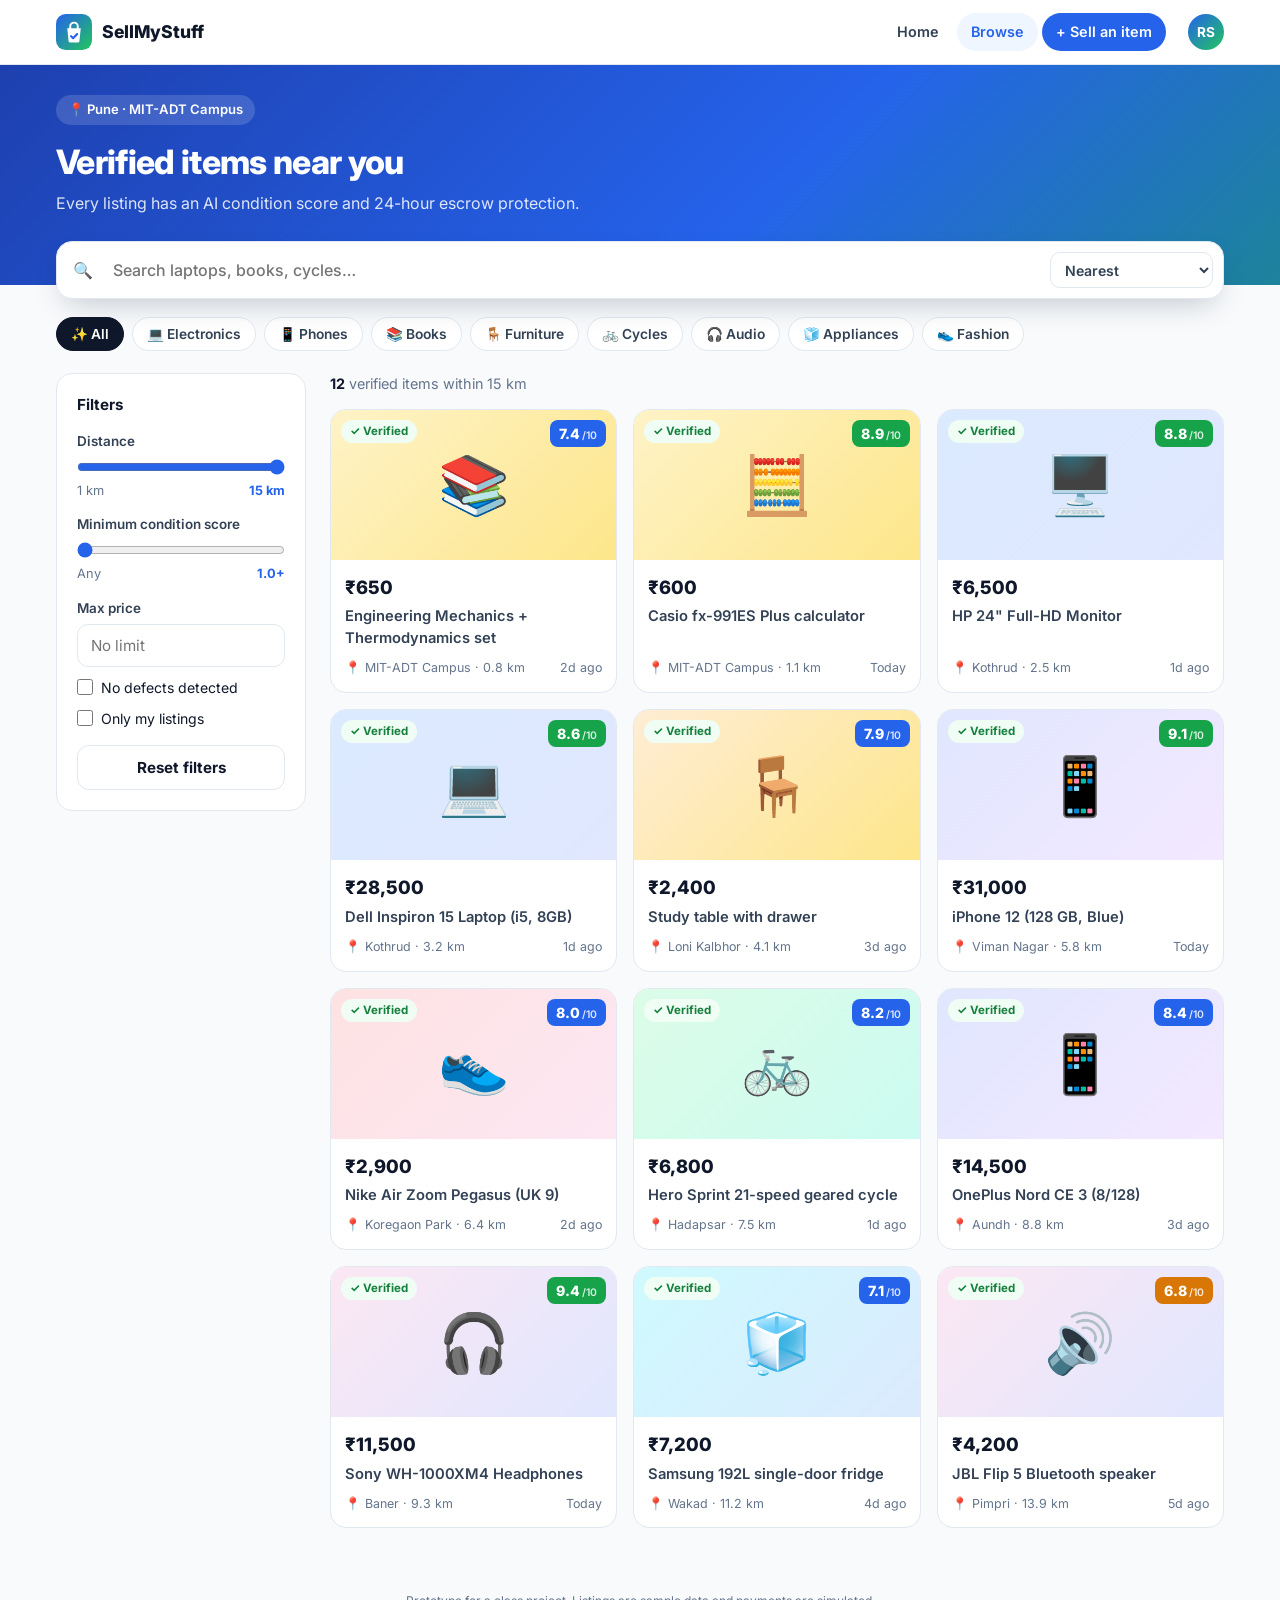
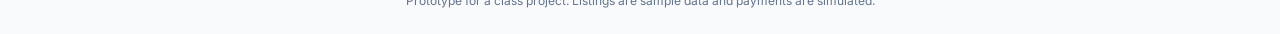
<file: browse.html>
<!DOCTYPE html>
<html lang="en">
<head>
<meta charset="UTF-8">
<meta name="viewport" content="width=device-width, initial-scale=1.0">
<title>Browse — SellMyStuff</title>
<link rel="preconnect" href="https://fonts.googleapis.com">
<link href="https://fonts.googleapis.com/css2?family=Inter:wght@400;500;600;700;800&display=swap" rel="stylesheet">
<link rel="stylesheet" href="app.css">
<style>
.hero{background:linear-gradient(135deg,#1e40af,#2563eb 60%,#16a34a 140%);color:#fff;padding:30px 0 70px}
.hero h1{font-size:clamp(1.5rem,3vw,2.1rem);font-weight:800;letter-spacing:-.02em}
.hero p{opacity:.85;margin-top:4px}
.loc{display:inline-flex;gap:6px;align-items:center;background:rgba(255,255,255,.15);padding:5px 12px;border-radius:999px;font-size:.82rem;font-weight:600;margin-bottom:12px}
.search{margin-top:-44px;position:relative;z-index:2}
.sbar{display:flex;gap:10px;background:#fff;padding:10px;border-radius:16px;box-shadow:0 12px 30px -10px rgba(15,23,42,.25);border:1px solid var(--line)}
.sbar input{flex:1;border:0;font:500 1rem Inter,sans-serif;padding:8px 10px;min-width:0;color:var(--ink)}
.sbar input:focus{outline:none}
.sbar select{border:1px solid var(--line);border-radius:10px;padding:0 10px;font:600 .88rem Inter,sans-serif;color:var(--ink2);background:#fff}
.cats{display:flex;gap:8px;overflow-x:auto;padding:18px 0 4px;scrollbar-width:none}
.cats::-webkit-scrollbar{display:none}
.chip{flex-shrink:0;border:1px solid var(--line);background:#fff;padding:8px 14px;border-radius:999px;font-weight:600;font-size:.86rem;color:var(--ink2);cursor:pointer;display:flex;gap:6px;align-items:center}
.chip.on{background:var(--ink);color:#fff;border-color:var(--ink)}
.layout{display:grid;grid-template-columns:250px 1fr;gap:24px;padding:18px 0 40px}
@media(max-width:860px){.layout{grid-template-columns:1fr}}
.filters{padding:20px;height:fit-content;position:sticky;top:80px}
@media(max-width:860px){.filters{position:static}}
.filters h3{font-size:.95rem;margin-bottom:4px}
.range{width:100%;accent-color:var(--blue)}
.rv{display:flex;justify-content:space-between;font-size:.8rem;color:var(--muted)}
.rv b{color:var(--blue)}
.ck{display:flex;gap:8px;align-items:center;font-size:.88rem;margin-top:10px;cursor:pointer}
.ck input{accent-color:var(--blue);width:16px;height:16px}
.count{font-size:.9rem;color:var(--muted);margin-bottom:14px}
.count b{color:var(--ink)}
.grid{display:grid;grid-template-columns:repeat(auto-fill,minmax(220px,1fr));gap:16px}
.item{overflow:hidden;cursor:pointer;transition:transform .15s,box-shadow .15s;display:flex;flex-direction:column}
.item:hover{transform:translateY(-3px);box-shadow:0 14px 30px -14px rgba(15,23,42,.3)}
.thumb{height:150px;display:grid;place-items:center;font-size:3.6rem;position:relative;background-size:cover;background-position:center}
.thumb .tag{position:absolute;top:10px;left:10px}
.thumb .score{position:absolute;top:10px;right:10px}
.thumb .mine{position:absolute;top:auto;bottom:10px;left:10px}
.ib{padding:14px;display:flex;flex-direction:column;gap:4px;flex:1}
.ib .p{font-weight:800;font-size:1.15rem}
.ib .t{font-weight:600;font-size:.92rem;color:var(--ink2);display:-webkit-box;-webkit-line-clamp:2;-webkit-box-orient:vertical;overflow:hidden}
.ib .m{font-size:.78rem;color:var(--muted);margin-top:auto;padding-top:6px;display:flex;justify-content:space-between}
.empty{text-align:center;padding:60px 20px;color:var(--muted)}

/* detail */
.det{display:grid;grid-template-columns:1fr 1fr}
@media(max-width:720px){.det{grid-template-columns:1fr}}
.det .img{min-height:300px;display:grid;place-items:center;font-size:7rem;background-size:cover;background-position:center;border-radius:20px 0 0 20px}
@media(max-width:720px){.det .img{border-radius:20px 20px 0 0;min-height:220px}}
.det .body{padding:26px}
.det h2{font-size:1.35rem;line-height:1.25;margin:8px 0 4px}
.det .price{font-size:1.8rem;font-weight:800}
.dpp{border:1.5px solid var(--blue);border-radius:14px;margin:16px 0;overflow:hidden}
.dpp-h{background:var(--blue);color:#fff;padding:9px 14px;font-size:.78rem;font-weight:700;display:flex;justify-content:space-between}
.dpp-b{padding:12px 14px;display:flex;gap:14px;align-items:center}
.ring{width:70px;height:70px;border-radius:50%;display:grid;place-items:center;flex-shrink:0}
.ring>div{width:56px;height:56px;border-radius:50%;background:#fff;display:grid;place-items:center;font-weight:800;font-size:1.2rem}
.kv{display:flex;justify-content:space-between;font-size:.86rem;padding:5px 0;border-bottom:1px dashed var(--line)}
.kv:last-child{border:0}.kv span{color:var(--muted)}
.seller{display:flex;gap:12px;align-items:center;padding:12px;background:var(--bg2);border-radius:12px;margin-bottom:14px}
.av{width:40px;height:40px;border-radius:50%;background:linear-gradient(135deg,#7c3aed,#2563eb);color:#fff;display:grid;place-items:center;font-weight:700}
.acts{display:grid;grid-template-columns:1fr 1fr;gap:10px}

/* checkout */
.co{padding:28px;max-width:520px;margin:0 auto}
.steps{display:flex;gap:6px;margin:18px 0}
.steps div{flex:1;height:5px;border-radius:5px;background:var(--line)}
.steps div.on{background:var(--blue)}
.sum{display:flex;gap:14px;align-items:center;padding:14px;border:1px solid var(--line);border-radius:14px}
.sum .e{width:56px;height:56px;border-radius:12px;display:grid;place-items:center;font-size:1.8rem;flex-shrink:0;background-size:cover;background-position:center}
.pay{display:grid;gap:8px;margin-top:14px}
.pay label{display:flex;gap:10px;align-items:center;padding:12px;border:1px solid var(--line);border-radius:12px;cursor:pointer;font-weight:600;font-size:.92rem}
.pay input{accent-color:var(--blue)}
.co.escrow{text-align:center;padding:28px}
.clock{font-size:2.6rem;font-weight:800;font-variant-numeric:tabular-nums;letter-spacing:.02em;color:var(--blue)}
.tl{text-align:left;margin:18px 0}
.tl div{display:flex;gap:10px;align-items:flex-start;padding:7px 0;font-size:.9rem}
.tl i{width:22px;height:22px;border-radius:50%;flex-shrink:0;display:grid;place-items:center;font-style:normal;font-size:.7rem;font-weight:800;background:var(--line);color:var(--muted)}
.tl .done i{background:var(--green);color:#fff}
.tl .now i{background:var(--blue);color:#fff}
</style>
</head>
<body>
<div id="top"></div>

<section class="hero">
  <div class="wrap">
    <div class="loc">📍 Pune · MIT-ADT Campus</div>
    <h1>Verified items near you</h1>
    <p>Every listing has an AI condition score and 24-hour escrow protection.</p>
  </div>
</section>

<div class="wrap">
  <div class="search">
    <div class="sbar">
      <span style="display:grid;place-items:center;padding-left:6px">🔍</span>
      <input id="q" placeholder="Search laptops, books, cycles…" aria-label="Search">
      <select id="sort" aria-label="Sort">
        <option value="near">Nearest</option>
        <option value="new">Newest</option>
        <option value="score">Best condition</option>
        <option value="low">Price: low to high</option>
        <option value="high">Price: high to low</option>
      </select>
    </div>
  </div>
  <div class="cats" id="cats"></div>

  <div class="layout">
    <aside class="card filters">
      <h3>Filters</h3>
      <label class="l" for="dist">Distance</label>
      <input type="range" id="dist" class="range" min="1" max="15" value="15">
      <div class="rv"><span>1 km</span><b id="distV">15 km</b></div>
      <label class="l" for="minS">Minimum condition score</label>
      <input type="range" id="minS" class="range" min="1" max="10" step="0.5" value="1">
      <div class="rv"><span>Any</span><b id="minSV">1.0+</b></div>
      <label class="l" for="maxP">Max price</label>
      <input type="number" id="maxP" class="in" placeholder="No limit" min="0">
      <label class="ck"><input type="checkbox" id="noDef"> No defects detected</label>
      <label class="ck"><input type="checkbox" id="mine"> Only my listings</label>
      <button class="btn btn-o" style="width:100%;margin-top:16px" id="reset">Reset filters</button>
    </aside>
    <main>
      <div class="count" id="count"></div>
      <div class="grid" id="grid"></div>
    </main>
  </div>
</div>
<p class="proto">Prototype for a class project. Listings are sample data and payments are simulated.</p>

<div class="modal" id="modal"><div class="sheet" id="sheet"></div></div>

<script src="app.js"></script>
<script>
document.getElementById('top').outerHTML = topbar('browse');
const $ = s => document.querySelector(s);
let cat = 'all', items = allListings(), timer;

$('#cats').innerHTML = `<button class="chip on" data-c="all">✨ All</button>` +
  Object.entries(CATS).map(([k,c]) => `<button class="chip" data-c="${k}">${c.emoji} ${c.name}</button>`).join('');
$('#cats').onclick = e => { const b = e.target.closest('.chip'); if(!b) return;
  cat = b.dataset.c; document.querySelectorAll('.chip').forEach(c => c.classList.toggle('on', c === b)); draw(); };

const thumbStyle = it => it.photo ? `background-image:url(${it.photo})` : `background:${(CATS[it.cat]||CATS.electronics).bg}`;
const thumbEmoji = it => it.photo ? '' : it.emoji;

function draw(){
  const q = $('#q').value.trim().toLowerCase(), d = +$('#dist').value, ms = +$('#minS').value,
        mp = +$('#maxP').value || Infinity, nd = $('#noDef').checked, mine = $('#mine').checked;
  $('#distV').textContent = d + ' km'; $('#minSV').textContent = ms.toFixed(1) + '+';
  let list = items.filter(it => (cat === 'all' || it.cat === cat) && it.km <= d && it.score >= ms && it.price <= mp
    && (!nd || !it.defects.length) && (!mine || it.mine)
    && (!q || (it.title + ' ' + it.area + ' ' + (CATS[it.cat]||{}).name).toLowerCase().includes(q)));
  const s = $('#sort').value;
  list.sort((a,b) => s==='near' ? a.km-b.km : s==='new' ? a.days-b.days : s==='score' ? b.score-a.score : s==='low' ? a.price-b.price : b.price-a.price);
  $('#count').innerHTML = `<b>${list.length}</b> verified item${list.length===1?'':'s'} within ${d} km`;
  $('#grid').innerHTML = list.length ? list.map(it => `
    <article class="card item" data-id="${it.id}" tabindex="0">
      <div class="thumb" style="${thumbStyle(it)}">${thumbEmoji(it)}
        <span class="tag tag-g">✓ Verified</span>${scoreChip(it.score)}
        ${it.mine ? '<span class="tag tag-b mine">Your listing</span>' : ''}</div>
      <div class="ib">
        <div class="p">${inr(it.price)}</div>
        <div class="t">${esc(it.title)}</div>
        <div class="m"><span>📍 ${esc(it.area)} · ${it.km} km</span><span>${it.days===0?'Today':it.days+'d ago'}</span></div>
      </div>
    </article>`).join('') : `<div class="empty" style="grid-column:1/-1">😕<br><br>No items match these filters.<br><a href="sell.html" style="color:var(--blue);font-weight:600">Sell something instead →</a></div>`;
}
['#q','#dist','#minS','#maxP','#noDef','#mine','#sort'].forEach(s => $(s).addEventListener('input', draw));
$('#reset').onclick = () => { $('#q').value=''; $('#dist').value=15; $('#minS').value=1; $('#maxP').value=''; $('#noDef').checked=false; $('#mine').checked=false; draw(); };

const open = html => { $('#sheet').innerHTML = '<button class="x" aria-label="Close" onclick="closeM()">✕</button>' + html; $('#modal').classList.add('open'); };
window.closeM = () => { $('#modal').classList.remove('open'); clearInterval(timer); };
$('#modal').onclick = e => { if(e.target.id === 'modal') closeM(); };
document.addEventListener('keydown', e => { if(e.key==='Escape') closeM(); if(e.key==='Enter' && e.target.classList.contains('item')) e.target.click(); });

$('#grid').onclick = e => { const c = e.target.closest('.item'); if(c) detail(items.find(i => i.id === c.dataset.id)); };

function detail(it){
  const pct = it.score * 10, fee = it.price * 0.025;
  open(`<div class="det">
    <div class="img" style="${thumbStyle(it)}">${thumbEmoji(it)}</div>
    <div class="body">
      <span class="tag tag-g">✓ Verified listing</span> <span class="tag tag-b">${(CATS[it.cat]||{}).name||''}</span>
      <h2>${esc(it.title)}</h2>
      <div class="price">${inr(it.price)}</div>
      <div class="dpp">
        <div class="dpp-h"><span>🪪 DIGITAL PRODUCT PASSPORT</span><span>DPP-${it.id.toUpperCase()}</span></div>
        <div class="dpp-b">
          <div class="ring" style="background:conic-gradient(${scoreColor(it.score)} ${pct}%,#e2e8f0 0)"><div>${it.score.toFixed(1)}</div></div>
          <div style="flex:1">
            <div class="kv"><span>Grade</span><b style="color:${scoreColor(it.score)}">${scoreGrade(it.score)}</b></div>
            <div class="kv"><span>Age</span><b>${esc(it.age)}</b></div>
            <div class="kv"><span>Defects</span><b>${it.defects.length ? esc(it.defects.join(', ')) : 'None found'}</b></div>
          </div>
        </div>
      </div>
      <p style="font-size:.92rem;color:var(--ink2);margin-bottom:14px">${esc(it.desc)}</p>
      <div class="seller"><div class="av">${esc(it.seller[0])}</div><div style="flex:1"><b style="font-size:.92rem">${esc(it.seller)}</b> <span class="tag tag-g">ID verified</span><div style="font-size:.8rem;color:var(--muted)">⭐ ${it.rating} · 📍 ${esc(it.area)}, ${it.km} km away</div></div></div>
      <div class="acts">
        <button class="btn btn-o" onclick="toast('💬 Chat opened with ${esc(it.seller)} (prototype)')">💬 Chat</button>
        <button class="btn btn-p" onclick="checkout('${it.id}')">🔒 Buy safely</button>
      </div>
      <p style="font-size:.76rem;color:var(--muted);margin-top:10px;text-align:center">Your money stays in escrow for 24 h of inspection. Platform fee ${inr(fee)} is paid by the seller.</p>
    </div></div>`);
}

window.checkout = id => {
  const it = items.find(i => i.id === id);
  open(`<div class="co">
    <h2 style="font-size:1.3rem">Secure checkout</h2>
    <div class="steps"><div class="on"></div><div></div><div></div></div>
    <div class="sum"><div class="e" style="${thumbStyle(it)}">${thumbEmoji(it)}</div><div style="flex:1"><b style="font-size:.92rem">${esc(it.title)}</b><div style="font-size:.8rem;color:var(--muted)">Seller: ${esc(it.seller)} · ${it.km} km</div></div><b>${inr(it.price)}</b></div>
    <div class="kv" style="margin-top:14px"><span>Item price</span><b>${inr(it.price)}</b></div>
    <div class="kv"><span>Buyer fee</span><b style="color:var(--green)">₹0</b></div>
    <div class="kv"><span>You pay (held in escrow)</span><b>${inr(it.price)}</b></div>
    <div class="pay">
      <label><input type="radio" name="pm" checked> 📲 UPI (GPay, PhonePe, Paytm)</label>
      <label><input type="radio" name="pm"> 💳 Debit / credit card</label>
      <label><input type="radio" name="pm"> 🏦 Net banking</label>
    </div>
    <button class="btn btn-p" style="width:100%;margin-top:16px" id="payBtn">Pay ${inr(it.price)} into escrow</button>
    <p style="font-size:.76rem;color:var(--muted);margin-top:10px;text-align:center">🔒 Secured by Razorpay escrow (simulated). Never pay sellers in advance or by scanning their QR code.</p>
  </div>`);
  $('#payBtn').onclick = function(){ this.disabled = true; this.innerHTML = '<span class="spin"></span> Processing…'; setTimeout(() => escrow(it), 1200); };
};

function escrow(it){
  let s = 24 * 3600 - 1;
  open(`<div class="co escrow">
    <div style="font-size:2.6rem">🔒</div>
    <h2 style="font-size:1.3rem;margin-top:6px">${inr(it.price)} is safe in escrow</h2>
    <div class="steps"><div class="on"></div><div class="on"></div><div></div></div>
    <p style="color:var(--muted);font-size:.9rem">Meet the seller, inspect the item against its passport. Time left to inspect:</p>
    <div class="clock" id="clock">24:00:00</div>
    <div class="tl">
      <div class="done"><i>✓</i><span><b>Payment held</b><br><small style="color:var(--muted)">Seller can't access the money yet</small></span></div>
      <div class="now"><i>2</i><span><b>Inspect within 24 h</b><br><small style="color:var(--muted)">Compare the item with its ${it.score.toFixed(1)}/10 DPP score</small></span></div>
      <div><i>3</i><span><b>Release or dispute</b><br><small style="color:var(--muted)">Money goes to the seller only when you confirm</small></span></div>
    </div>
    <div class="acts">
      <button class="btn btn-o" id="disp">⚠️ Raise dispute</button>
      <button class="btn btn-g" id="ok">✓ Item is as described</button>
    </div>
  </div>`);
  const tick = () => { const h = Math.floor(s/3600), m = Math.floor(s%3600/60), x = s%60;
    const c = $('#clock'); if(c) c.textContent = [h,m,x].map(n => String(n).padStart(2,'0')).join(':'); s--; };
  tick(); timer = setInterval(tick, 1000);
  $('#ok').onclick = () => done(it, true);
  $('#disp').onclick = () => done(it, false);
}

function done(it, ok){
  clearInterval(timer);
  open(`<div class="co escrow">
    <div style="width:76px;height:76px;border-radius:50%;margin:0 auto 12px;display:grid;place-items:center;font-size:2.2rem;background:${ok?'var(--green-l)':'var(--amber-l)'}">${ok?'🎉':'🛡️'}</div>
    <h2 style="font-size:1.3rem">${ok ? 'Deal complete!' : 'Dispute raised'}</h2>
    <div class="steps"><div class="on"></div><div class="on"></div><div class="on"></div></div>
    <p style="color:var(--muted);font-size:.92rem">${ok
      ? `${inr(it.price*0.975)} released to ${esc(it.seller)} (after the 2.5% fee). Thanks for buying pre-owned! ♻️`
      : `Your ${inr(it.price)} stays locked in escrow while our team reviews the item against its Digital Product Passport.`}</p>
    <button class="btn btn-p" style="margin-top:18px" onclick="closeM()">Back to browsing</button>
  </div>`);
}

draw();
const deep = new URLSearchParams(location.search).get('item');
if(deep){ const it = items.find(i => i.id === deep); if(it) detail(it); }
</script>
</body>
</html>
</file>
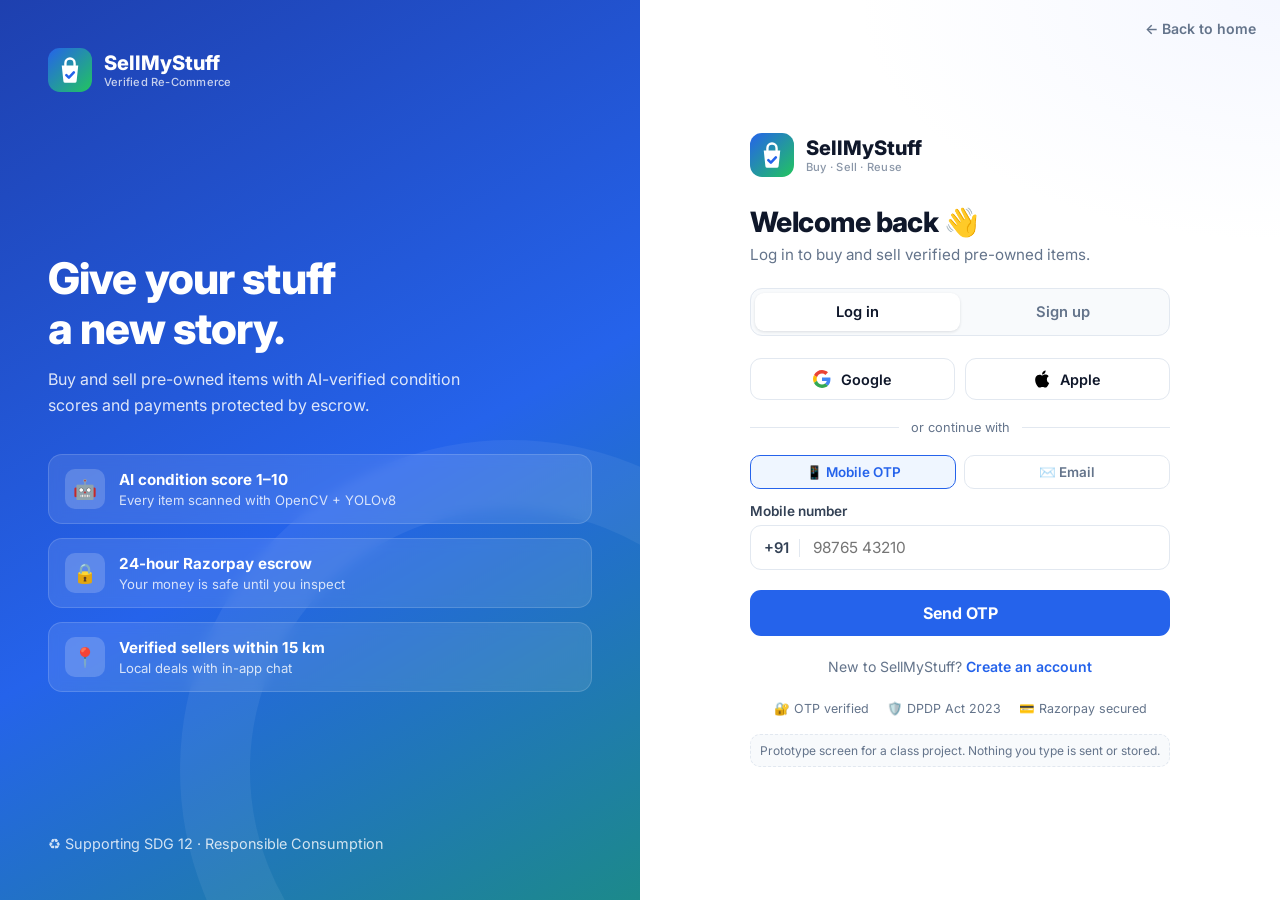
<file: login.html>
<!DOCTYPE html>
<html lang="en">
<head>
<meta charset="UTF-8">
<meta name="viewport" content="width=device-width, initial-scale=1.0">
<title>Log in — SellMyStuff</title>
<link rel="preconnect" href="https://fonts.googleapis.com">
<link href="https://fonts.googleapis.com/css2?family=Inter:wght@400;500;600;700;800&display=swap" rel="stylesheet">
<style>
:root{--blue:#2563eb;--blue-d:#1d4ed8;--blue-l:#eff6ff;--green:#16a34a;--green-l:#f0fdf4;--red:#dc2626;
  --ink:#0f172a;--ink2:#334155;--muted:#64748b;--line:#e2e8f0;--bg2:#f8fafc}
*{box-sizing:border-box;margin:0;padding:0}
body{font-family:Inter,system-ui,-apple-system,Segoe UI,Roboto,sans-serif;color:var(--ink);background:#fff;min-height:100vh;-webkit-font-smoothing:antialiased}
a{color:var(--blue);text-decoration:none;font-weight:600}
.page{display:grid;grid-template-columns:1fr 1fr;min-height:100vh}
@media(max-width:900px){.page{grid-template-columns:1fr}.side{display:none}}

/* left brand panel */
.side{background:linear-gradient(150deg,#1e40af 0%,#2563eb 55%,#16a34a 130%);color:#fff;padding:48px;display:flex;flex-direction:column;justify-content:space-between;position:relative;overflow:hidden}
.side::after{content:"";position:absolute;width:520px;height:520px;border-radius:50%;border:70px solid rgba(255,255,255,.06);right:-200px;bottom:-200px}
.side h1{font-size:clamp(2rem,3.4vw,2.8rem);font-weight:800;line-height:1.15;letter-spacing:-.02em;margin:18px 0 14px}
.side p{opacity:.85;max-width:420px;line-height:1.6}
.feats{display:grid;gap:14px;margin-top:36px;position:relative;z-index:1}
.feat{display:flex;gap:14px;align-items:center;background:rgba(255,255,255,.1);border:1px solid rgba(255,255,255,.15);padding:14px 16px;border-radius:14px;backdrop-filter:blur(6px)}
.feat .ic{width:40px;height:40px;border-radius:10px;background:rgba(255,255,255,.18);display:grid;place-items:center;font-size:1.2rem;flex-shrink:0}
.feat b{display:block;font-size:.95rem}.feat span{font-size:.82rem;opacity:.8}
.quote{font-size:.9rem;opacity:.8;position:relative;z-index:1}

/* brand logo */
.brand{display:flex;align-items:center;gap:12px;font-weight:800;font-size:1.25rem;color:inherit}
.brand svg{flex-shrink:0}
.brand small{display:block;font-size:.7rem;font-weight:500;opacity:.75;letter-spacing:.02em}

/* form side */
.main{display:flex;flex-direction:column;align-items:center;justify-content:center;padding:40px 16px;background:radial-gradient(700px 400px at 100% 0%,#e0e7ff55,transparent 60%)}
.box{width:100%;max-width:420px}
.box .brand{color:var(--ink);margin-bottom:28px}
.box .brand small{color:var(--muted)}
h2{font-size:1.75rem;font-weight:800;letter-spacing:-.02em}
.sub{color:var(--muted);margin:6px 0 24px;font-size:.95rem}
.tabs{display:grid;grid-template-columns:1fr 1fr;background:var(--bg2);border:1px solid var(--line);border-radius:12px;padding:4px;margin-bottom:22px}
.tabs button{border:0;background:none;padding:10px;border-radius:9px;font:600 .92rem Inter,sans-serif;color:var(--muted);cursor:pointer}
.tabs button.on{background:#fff;color:var(--ink);box-shadow:0 1px 3px rgba(15,23,42,.12)}
.social{display:grid;grid-template-columns:1fr 1fr;gap:10px}
.sbtn{display:flex;align-items:center;justify-content:center;gap:10px;padding:11px;border:1px solid var(--line);border-radius:11px;background:#fff;font:600 .9rem Inter,sans-serif;color:var(--ink);cursor:pointer;transition:.15s}
.sbtn:hover{border-color:#cbd5e1;background:var(--bg2)}
.sbtn.wide{grid-column:1/-1}
.or{display:flex;align-items:center;gap:12px;color:var(--muted);font-size:.8rem;margin:20px 0}
.or::before,.or::after{content:"";flex:1;height:1px;background:var(--line)}
.mode{display:flex;gap:8px;margin-bottom:14px}
.mode button{flex:1;border:1px solid var(--line);background:#fff;border-radius:10px;padding:8px;font:600 .84rem Inter,sans-serif;color:var(--muted);cursor:pointer}
.mode button.on{border-color:var(--blue);color:var(--blue);background:var(--blue-l)}
label{display:block;font-size:.85rem;font-weight:600;color:var(--ink2);margin:14px 0 6px}
.field{position:relative}
.field input{width:100%;padding:12px 14px;border:1px solid var(--line);border-radius:11px;font:400 .96rem Inter,sans-serif;color:var(--ink);background:#fff;transition:.15s}
.field input:focus{outline:none;border-color:var(--blue);box-shadow:0 0 0 4px #2563eb22}
.field.pre input{padding-left:62px}
.field .pfx{position:absolute;left:14px;top:50%;transform:translateY(-50%);font-size:.92rem;color:var(--ink2);font-weight:600;border-right:1px solid var(--line);padding-right:10px}
.eye{position:absolute;right:10px;top:50%;transform:translateY(-50%);border:0;background:none;cursor:pointer;color:var(--muted);font-size:.8rem;font-weight:600;font-family:inherit}
.row{display:flex;justify-content:space-between;align-items:center;margin-top:14px;font-size:.86rem}
.row label{margin:0;display:flex;gap:8px;align-items:center;font-weight:500}
.otp{display:flex;gap:8px;justify-content:space-between}
.otp input{width:100%;text-align:center;font-size:1.2rem;font-weight:700;padding:12px 0}
.submit{width:100%;margin-top:20px;padding:13px;border:0;border-radius:11px;background:var(--blue);color:#fff;font:700 1rem Inter,sans-serif;cursor:pointer;transition:.15s;display:flex;justify-content:center;align-items:center;gap:8px}
.submit:hover{background:var(--blue-d)}
.submit:disabled{opacity:.7;cursor:wait}
.err{color:var(--red);font-size:.82rem;margin-top:6px;display:none}
.trust{display:flex;justify-content:center;gap:18px;flex-wrap:wrap;margin-top:26px;font-size:.78rem;color:var(--muted)}
.trust span{display:flex;align-items:center;gap:5px}
.foot{text-align:center;font-size:.88rem;color:var(--muted);margin-top:22px}
.note{margin-top:18px;font-size:.75rem;color:var(--muted);text-align:center;background:var(--bg2);border:1px dashed var(--line);border-radius:10px;padding:8px}
.hide{display:none!important}
.done{text-align:center;padding:30px 0}
.done .ck{width:72px;height:72px;border-radius:50%;background:var(--green-l);color:var(--green);display:grid;place-items:center;font-size:2rem;margin:0 auto 16px;animation:pop .4s ease}
@keyframes pop{from{transform:scale(.5);opacity:0}}
.spin{width:16px;height:16px;border:2px solid #fff6;border-top-color:#fff;border-radius:50%;animation:sp .7s linear infinite}
@keyframes sp{to{transform:rotate(360deg)}}
.back{position:absolute;top:20px;right:24px;font-size:.88rem;color:var(--muted)}
</style>
</head>
<body>

<!-- reusable logo -->
<svg width="0" height="0" style="position:absolute" aria-hidden="true">
  <defs>
    <linearGradient id="smsG" x1="0" y1="0" x2="1" y2="1"><stop offset="0" stop-color="#2563eb"/><stop offset="1" stop-color="#22c55e"/></linearGradient>
    <symbol id="smsLogo" viewBox="0 0 48 48">
      <rect width="48" height="48" rx="13" fill="url(#smsG)"/>
      <path d="M15 19h18l-1.8 17.2a2 2 0 0 1-2 1.8H18.8a2 2 0 0 1-2-1.8z" fill="#fff"/>
      <path d="M19 19v-2.5a5 5 0 0 1 10 0V19" fill="none" stroke="#fff" stroke-width="2.6" stroke-linecap="round"/>
      <path d="M20 29.5l2.8 2.8 5.4-5.6" fill="none" stroke="#2563eb" stroke-width="2.8" stroke-linecap="round" stroke-linejoin="round"/>
    </symbol>
  </defs>
</svg>

<div class="page">
  <aside class="side">
    <a href="index.html" class="brand" style="position:relative;z-index:1">
      <svg width="44" height="44"><use href="#smsLogo"/></svg>
      <div>SellMyStuff<small>Verified Re-Commerce</small></div>
    </a>
    <div style="position:relative;z-index:1">
      <h1>Give your stuff<br>a new story.</h1>
      <p>Buy and sell pre-owned items with AI-verified condition scores and payments protected by escrow.</p>
      <div class="feats">
        <div class="feat"><div class="ic">🤖</div><div><b>AI condition score 1–10</b><span>Every item scanned with OpenCV + YOLOv8</span></div></div>
        <div class="feat"><div class="ic">🔒</div><div><b>24-hour Razorpay escrow</b><span>Your money is safe until you inspect</span></div></div>
        <div class="feat"><div class="ic">📍</div><div><b>Verified sellers within 15 km</b><span>Local deals with in-app chat</span></div></div>
      </div>
    </div>
    <div class="quote">♻️ Supporting SDG 12 · Responsible Consumption</div>
  </aside>

  <main class="main" style="position:relative">
    <a href="index.html" class="back">← Back to home</a>
    <div class="box" id="box">
      <a href="index.html" class="brand">
        <svg width="44" height="44"><use href="#smsLogo"/></svg>
        <div>SellMyStuff<small>Buy · Sell · Reuse</small></div>
      </a>

      <div id="formWrap">
        <h2 id="title">Welcome back 👋</h2>
        <p class="sub" id="subtitle">Log in to buy and sell verified pre-owned items.</p>

        <div class="tabs" role="tablist">
          <button class="on" data-tab="login">Log in</button>
          <button data-tab="signup">Sign up</button>
        </div>

        <div class="social">
          <button class="sbtn" type="button" data-p="Google">
            <svg width="18" height="18" viewBox="0 0 48 48" aria-hidden="true"><path fill="#EA4335" d="M24 9.5c3.5 0 6.6 1.2 9.1 3.6l6.8-6.8C35.8 2.4 30.3 0 24 0 14.6 0 6.6 5.4 2.7 13.3l7.9 6.1C12.5 13.6 17.8 9.5 24 9.5z"/><path fill="#4285F4" d="M46.5 24.5c0-1.6-.1-3.1-.4-4.5H24v9h12.7c-.6 3-2.3 5.5-4.8 7.2l7.7 6c4.5-4.2 6.9-10.3 6.9-17.7z"/><path fill="#FBBC05" d="M10.6 28.6c-.5-1.4-.8-3-.8-4.6s.3-3.2.8-4.6l-7.9-6.1C1 16.6 0 20.2 0 24s1 7.4 2.7 10.7l7.9-6.1z"/><path fill="#34A853" d="M24 48c6.5 0 11.9-2.1 15.9-5.8l-7.7-6c-2.2 1.5-5 2.3-8.2 2.3-6.2 0-11.5-4.1-13.4-9.8l-7.9 6.1C6.6 42.6 14.6 48 24 48z"/></svg>
            Google
          </button>
          <button class="sbtn" type="button" data-p="Apple">
            <svg width="16" height="18" viewBox="0 0 384 470" aria-hidden="true"><path fill="#000" d="M318.7 249.7c-.6-56.6 46.2-83.8 48.3-85.1-26.3-38.5-67.3-43.8-81.9-44.4-34.9-3.5-68 20.5-85.7 20.5-17.7 0-45-20-73.9-19.5-38 .6-73.1 22.1-92.6 56.1-39.5 68.5-10.1 170 28.4 225.6 18.8 27.2 41.2 57.8 70.6 56.7 28.3-1.1 39-18.3 73.3-18.3 34.2 0 43.9 18.3 73.9 17.7 30.5-.6 49.8-27.7 68.5-55 21.6-31.6 30.5-62.2 31-63.8-.7-.3-59.4-22.8-59.9-90.5zM262.3 83.4C278 64.5 288.5 38.2 285.6 12c-22.5.9-49.8 15-66 33.8-14.5 16.8-27.2 43.6-23.8 69.3 25.1 2 50.8-12.8 66.5-31.7z"/></svg>
            Apple
          </button>
        </div>

        <div class="or">or continue with</div>

        <div class="mode">
          <button class="on" data-mode="phone">📱 Mobile OTP</button>
          <button data-mode="email">✉️ Email</button>
        </div>

        <form id="form" novalidate>
          <div id="nameRow" class="hide">
            <label for="name">Full name</label>
            <div class="field"><input id="name" autocomplete="name" placeholder="Rahul Sharma"></div>
          </div>

          <!-- phone mode -->
          <div id="phoneRow">
            <label for="phone">Mobile number</label>
            <div class="field pre"><span class="pfx">+91</span><input id="phone" inputmode="numeric" maxlength="10" placeholder="98765 43210" autocomplete="tel-national"></div>
            <div class="err" id="phoneErr">Enter a valid 10-digit mobile number.</div>
            <div id="otpRow" class="hide">
              <label>Enter the 6-digit OTP sent to your phone</label>
              <div class="otp">
                <div class="field"><input maxlength="1" inputmode="numeric"></div><div class="field"><input maxlength="1" inputmode="numeric"></div><div class="field"><input maxlength="1" inputmode="numeric"></div>
                <div class="field"><input maxlength="1" inputmode="numeric"></div><div class="field"><input maxlength="1" inputmode="numeric"></div><div class="field"><input maxlength="1" inputmode="numeric"></div>
              </div>
              <div class="row"><span style="color:var(--muted)" id="timer">Resend OTP in 30s</span><a href="#" id="resend" class="hide">Resend OTP</a></div>
              <div class="err" id="otpErr">Enter all 6 digits.</div>
            </div>
          </div>

          <!-- email mode -->
          <div id="emailRow" class="hide">
            <label for="email">Email</label>
            <div class="field"><input id="email" type="email" placeholder="you@mitadt.edu.in" autocomplete="email"></div>
            <div class="err" id="emailErr">Enter a valid email address.</div>
            <label for="pw">Password</label>
            <div class="field"><input id="pw" type="password" placeholder="••••••••" autocomplete="current-password"><button type="button" class="eye" id="eye">Show</button></div>
            <div class="err" id="pwErr">Password must be at least 6 characters.</div>
            <div class="row" id="rememberRow"><label><input type="checkbox" checked> Remember me</label><a href="#" onclick="return false">Forgot password?</a></div>
          </div>

          <div id="termsRow" class="hide row" style="justify-content:flex-start">
            <label><input type="checkbox" id="terms"> I agree to the <a href="#" onclick="return false">&nbsp;Terms&nbsp;</a> &amp; <a href="#" onclick="return false">&nbsp;Privacy Policy</a></label>
          </div>
          <div class="err" id="termsErr">Please accept the terms to continue.</div>

          <button class="submit" id="submit" type="submit">Send OTP</button>
        </form>

        <p class="foot" id="switchText">New to SellMyStuff? <a href="#" data-go="signup">Create an account</a></p>

        <div class="trust">
          <span>🔐 OTP verified</span><span>🛡️ DPDP Act 2023</span><span>💳 Razorpay secured</span>
        </div>
        <p class="note">Prototype screen for a class project. Nothing you type is sent or stored.</p>
      </div>

      <div id="doneWrap" class="done hide">
        <div class="ck">✓</div>
        <h2 id="doneTitle">You're in!</h2>
        <p class="sub">Taking you to verified listings near you…</p>
        <a href="browse.html" class="submit" style="text-decoration:none">Continue to SellMyStuff →</a>
      </div>
    </div>
  </main>
</div>

<script>
const $=s=>document.querySelector(s),$$=s=>[...document.querySelectorAll(s)];
let tab='login',mode='phone',otpSent=false,timerId;
const show=(el,on)=>el.classList.toggle('hide',!on);
const err=(id,on)=>{$(id).style.display=on?'block':'none';return on};

function render(){
  $$('.tabs button').forEach(b=>b.classList.toggle('on',b.dataset.tab===tab));
  $$('.mode button').forEach(b=>b.classList.toggle('on',b.dataset.mode===mode));
  const su=tab==='signup';
  $('#title').textContent=su?'Create your account ✨':'Welcome back 👋';
  $('#subtitle').textContent=su?'Join the MIT-ADT campus pilot. It takes 30 seconds.':'Log in to buy and sell verified pre-owned items.';
  show($('#nameRow'),su);show($('#termsRow'),su);
  show($('#phoneRow'),mode==='phone');show($('#emailRow'),mode==='email');
  show($('#rememberRow'),!su);
  $('#pw').autocomplete=su?'new-password':'current-password';
  show($('#otpRow'),mode==='phone'&&otpSent);
  $('#submit').textContent=mode==='phone'&&!otpSent?'Send OTP':su?'Create account':'Log in';
  $('#switchText').innerHTML=su?'Already have an account? <a href="#" data-go="login">Log in</a>':'New to SellMyStuff? <a href="#" data-go="signup">Create an account</a>';
  $$('.err').forEach(e=>e.style.display='none');
}
document.addEventListener('click',e=>{
  const t=e.target.closest('[data-tab],[data-go],[data-mode]');if(!t)return;e.preventDefault();
  if(t.dataset.tab||t.dataset.go){tab=t.dataset.tab||t.dataset.go}
  if(t.dataset.mode){mode=t.dataset.mode}
  render();
});
$('#eye').onclick=()=>{const p=$('#pw');p.type=p.type==='password'?'text':'password';$('#eye').textContent=p.type==='password'?'Show':'Hide'};
$('#phone').oninput=e=>e.target.value=e.target.value.replace(/\D/g,'');

// OTP boxes
const boxes=$$('.otp input');
boxes.forEach((b,i)=>{
  b.oninput=()=>{b.value=b.value.replace(/\D/g,'');if(b.value&&boxes[i+1])boxes[i+1].focus()};
  b.onkeydown=e=>{if(e.key==='Backspace'&&!b.value&&boxes[i-1])boxes[i-1].focus()};
  b.onpaste=e=>{const d=(e.clipboardData.getData('text')||'').replace(/\D/g,'').slice(0,6);if(d){e.preventDefault();d.split('').forEach((c,j)=>boxes[j].value=c);boxes[Math.min(d.length,5)].focus()}};
});
function startTimer(){
  let s=30;show($('#resend'),false);show($('#timer'),true);clearInterval(timerId);
  timerId=setInterval(()=>{s--;$('#timer').textContent=`Resend OTP in ${s}s`;if(s<=0){clearInterval(timerId);show($('#timer'),false);show($('#resend'),true)}},1000);
}
$('#resend').onclick=e=>{e.preventDefault();startTimer()};

function loading(fn){const b=$('#submit');b.disabled=true;b.innerHTML='<span class="spin"></span> Please wait…';setTimeout(()=>{b.disabled=false;fn()},900)}
function finish(){
  $('#doneTitle').textContent=tab==='signup'?'Account created! 🎉':"You're in! 👋";
  show($('#formWrap'),false);show($('#doneWrap'),true);
  setTimeout(()=>location.href='browse.html',2500);
}
$$('.sbtn').forEach(b=>b.onclick=()=>{b.innerHTML='<span class="spin" style="border-color:#cbd5e1;border-top-color:#2563eb"></span> Connecting…';setTimeout(finish,900)});

$('#form').onsubmit=e=>{
  e.preventDefault();
  let bad=false;
  if(tab==='signup'&&!$('#terms').checked)bad=err('#termsErr',true)||bad;else err('#termsErr',false);
  if(mode==='phone'){
    if(!/^[6-9]\d{9}$/.test($('#phone').value))bad=err('#phoneErr',true);else err('#phoneErr',false);
    if(bad)return;
    if(!otpSent){loading(()=>{otpSent=true;render();boxes[0].focus();startTimer()});return}
    if(boxes.some(b=>!b.value))return err('#otpErr',true);
    loading(finish);
  }else{
    if(!/^\S+@\S+\.\S+$/.test($('#email').value))bad=err('#emailErr',true)||bad;else err('#emailErr',false);
    if($('#pw').value.length<6)bad=err('#pwErr',true)||bad;else err('#pwErr',false);
    if(!bad)loading(finish);
  }
};
render();
</script>
</body>
</html>
</file>
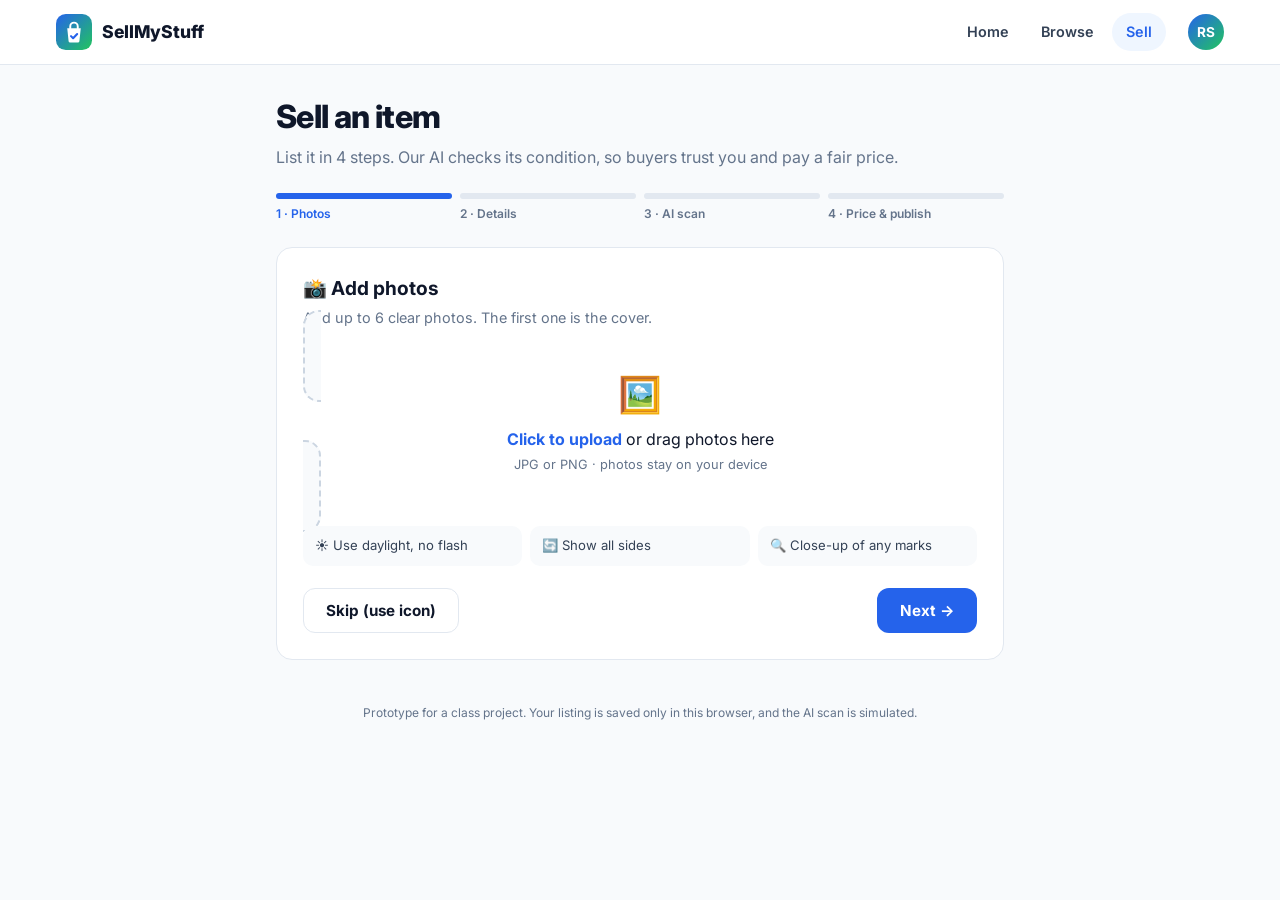
<file: sell.html>
<!DOCTYPE html>
<html lang="en">
<head>
<meta charset="UTF-8">
<meta name="viewport" content="width=device-width, initial-scale=1.0">
<title>Sell an item — SellMyStuff</title>
<link rel="preconnect" href="https://fonts.googleapis.com">
<link href="https://fonts.googleapis.com/css2?family=Inter:wght@400;500;600;700;800&display=swap" rel="stylesheet">
<link rel="stylesheet" href="app.css">
<style>
.shell{max-width:760px;margin:0 auto;padding:28px 16px 20px}
h1{font-size:clamp(1.5rem,3vw,2rem);font-weight:800;letter-spacing:-.02em}
.sub{color:var(--muted);margin-top:4px}
.prog{display:flex;gap:8px;margin:24px 0}
.prog div{flex:1}
.prog i{display:block;height:6px;border-radius:6px;background:var(--line);transition:.3s}
.prog span{display:block;font-size:.75rem;font-weight:600;color:var(--muted);margin-top:6px}
.prog .on i{background:var(--blue)}.prog .on span{color:var(--blue)}
.prog .done i{background:var(--green)}.prog .done span{color:var(--green)}
@media(max-width:520px){.prog span{display:none}}
.pane{padding:26px}
.pane h2{font-size:1.2rem;margin-bottom:4px}
.pane .hint{color:var(--muted);font-size:.9rem;margin-bottom:16px}
.drop{border:2px dashed #cbd5e1;border-radius:16px;padding:34px 16px;text-align:center;cursor:pointer;transition:.15s;background:var(--bg2)}
.drop:hover,.drop.over{border-color:var(--blue);background:var(--blue-l)}
.drop b{color:var(--blue)}
.photos{display:grid;grid-template-columns:repeat(auto-fill,minmax(110px,1fr));gap:10px;margin-top:14px}
.ph{aspect-ratio:1;border-radius:12px;background-size:cover;background-position:center;position:relative;border:1px solid var(--line)}
.ph button{position:absolute;top:6px;right:6px;width:24px;height:24px;border-radius:50%;border:0;background:rgba(15,23,42,.7);color:#fff;cursor:pointer;font-size:.75rem}
.ph .cover{position:absolute;bottom:6px;left:6px}
.tips{display:grid;grid-template-columns:repeat(auto-fit,minmax(180px,1fr));gap:8px;margin-top:14px}
.tips div{font-size:.82rem;color:var(--ink2);background:var(--bg2);padding:10px 12px;border-radius:10px}
.two{display:grid;grid-template-columns:1fr 1fr;gap:0 14px}
@media(max-width:560px){.two{grid-template-columns:1fr}}
.ai{display:inline-flex;align-items:center;gap:6px;border:1px solid #c7d2fe;background:var(--indigo-l);color:#3730a3;font:600 .8rem Inter,sans-serif;padding:6px 12px;border-radius:999px;cursor:pointer;margin-top:8px}
.nav{display:flex;justify-content:space-between;gap:10px;margin-top:22px}

/* scan */
.vf{height:260px;border-radius:16px;background:#0f172a;position:relative;overflow:hidden;display:grid;place-items:center;background-size:cover;background-position:center}
.vf::after{content:"";position:absolute;inset:0;background:rgba(15,23,42,.35)}
.vf .frame{position:absolute;inset:26px;border:2px dashed rgba(255,255,255,.45);border-radius:12px;z-index:1}
.vf .c{position:absolute;width:24px;height:24px;border-color:#22c55e;border-style:solid;z-index:1}
.c1{top:20px;left:20px;border-width:3px 0 0 3px}.c2{top:20px;right:20px;border-width:3px 3px 0 0}.c3{bottom:20px;left:20px;border-width:0 0 3px 3px}.c4{bottom:20px;right:20px;border-width:0 3px 3px 0}
.line{position:absolute;left:26px;right:26px;height:3px;background:linear-gradient(90deg,transparent,#22c55e,transparent);z-index:2;display:none;box-shadow:0 0 12px #22c55e}
.scanning .line{display:block;animation:scan 1.2s linear infinite}
@keyframes scan{0%{top:26px}50%{top:calc(100% - 29px)}100%{top:26px}}
.vf .em{font-size:5rem;z-index:1}
.box{position:absolute;border:2px solid #f59e0b;border-radius:6px;z-index:2;animation:pop .3s ease}
.box span{position:absolute;top:-22px;left:-2px;background:#f59e0b;color:#111;font-size:.68rem;font-weight:700;padding:2px 6px;border-radius:4px;white-space:nowrap}
@keyframes pop{from{transform:scale(.6);opacity:0}}
.status{font-size:.88rem;color:var(--muted);margin-top:12px;min-height:22px;text-align:center}
.decl{display:grid;grid-template-columns:repeat(auto-fit,minmax(170px,1fr));gap:8px;margin-top:6px}
.decl label{display:flex;gap:8px;align-items:center;padding:9px 11px;border:1px solid var(--line);border-radius:10px;font-size:.86rem;cursor:pointer}
.decl input{accent-color:var(--blue)}
.result{display:flex;gap:18px;align-items:center;padding:16px;border:1.5px solid var(--blue);border-radius:14px;margin-top:16px}
.ring{width:92px;height:92px;border-radius:50%;display:grid;place-items:center;flex-shrink:0}
.ring>div{width:74px;height:74px;border-radius:50%;background:#fff;display:grid;place-items:center;font-weight:800;font-size:1.6rem}

/* price */
.sugg{background:linear-gradient(135deg,var(--indigo-l),var(--green-l));border-radius:14px;padding:18px;margin-bottom:6px}
.sugg b{font-size:1.4rem}
.pin{position:relative}
.pin span{position:absolute;left:14px;top:50%;transform:translateY(-50%);font-weight:700;color:var(--ink2)}
.pin input{padding-left:32px;font-size:1.3rem;font-weight:800}
.range{width:100%;accent-color:var(--blue);margin-top:12px}
.kv{display:flex;justify-content:space-between;font-size:.92rem;padding:9px 0;border-bottom:1px dashed var(--line)}
.kv:last-child{border:0}.kv span{color:var(--muted)}
.vs{display:grid;grid-template-columns:1fr 1fr;gap:10px;margin-top:14px}
.vs div{padding:14px;border-radius:12px;text-align:center;font-size:.82rem}
.vs b{display:block;font-size:1.15rem}

/* preview */
.prev{display:grid;grid-template-columns:220px 1fr;gap:20px;align-items:start}
@media(max-width:560px){.prev{grid-template-columns:1fr}}
.pcard{overflow:hidden}
.pthumb{height:160px;background-size:cover;background-position:center;display:grid;place-items:center;font-size:3.5rem;position:relative}
.pthumb .tag{position:absolute;top:10px;left:10px}.pthumb .score{position:absolute;top:10px;right:10px}
.success{text-align:center;padding:30px 10px}
.success .big{width:84px;height:84px;border-radius:50%;background:var(--green-l);display:grid;place-items:center;font-size:2.4rem;margin:0 auto 14px;animation:pop .4s ease}
</style>
</head>
<body>
<div id="top"></div>

<div class="shell">
  <h1>Sell an item</h1>
  <p class="sub">List it in 4 steps. Our AI checks its condition, so buyers trust you and pay a fair price.</p>

  <div class="prog" id="prog">
    <div><i></i><span>1 · Photos</span></div>
    <div><i></i><span>2 · Details</span></div>
    <div><i></i><span>3 · AI scan</span></div>
    <div><i></i><span>4 · Price &amp; publish</span></div>
  </div>

  <!-- STEP 1 -->
  <section class="card pane" data-step="1">
    <h2>📸 Add photos</h2>
    <p class="hint">Add up to 6 clear photos. The first one is the cover.</p>
    <label class="drop" id="drop" for="file">
      <div style="font-size:2.2rem">🖼️</div>
      <p style="margin-top:6px"><b>Click to upload</b> or drag photos here</p>
      <p style="font-size:.8rem;color:var(--muted);margin-top:4px">JPG or PNG · photos stay on your device</p>
    </label>
    <input type="file" id="file" accept="image/*" multiple hidden>
    <div class="photos" id="photos"></div>
    <div class="tips">
      <div>☀️ Use daylight, no flash</div><div>🔄 Show all sides</div><div>🔍 Close-up of any marks</div>
    </div>
    <div class="nav"><button class="btn btn-o" id="skip1" type="button">Skip (use icon)</button><button class="btn btn-p" data-next>Next →</button></div>
  </section>

  <!-- STEP 2 -->
  <section class="card pane hide" data-step="2">
    <h2>📝 Item details</h2>
    <p class="hint">Tell buyers what you're selling.</p>
    <div class="two">
      <div><label class="l" for="cat">Category</label><select id="cat" class="in"></select></div>
      <div><label class="l" for="age">Age</label><select id="age" class="in">
        <option value="0.5">Under 6 months</option><option value="1" selected>About 1 year</option><option value="2">About 2 years</option>
        <option value="3">About 3 years</option><option value="5">4–5 years</option><option value="7">More than 5 years</option></select></div>
    </div>
    <label class="l" for="title">Title</label>
    <input id="title" class="in" maxlength="70" placeholder="e.g. Dell Inspiron 15 laptop, i5, 8 GB RAM">
    <label class="l" for="desc">Description</label>
    <textarea id="desc" class="in" maxlength="400" placeholder="Condition, what's included, reason for selling…"></textarea>
    <button class="ai" id="aiWrite" type="button">✨ Write it for me with AI</button>
    <div class="two">
      <div><label class="l" for="orig">Original price (approx.)</label><div class="pin"><span>₹</span><input id="orig" type="number" class="in" min="0" placeholder="45000" style="padding-left:28px"></div></div>
      <div><label class="l" for="area">Pickup area</label><select id="area" class="in">
        <option>MIT-ADT Campus</option><option>Loni Kalbhor</option><option>Hadapsar</option><option>Kothrud</option><option>Viman Nagar</option><option>Baner</option><option>Wakad</option><option>Pimpri</option></select></div>
    </div>
    <p class="err" id="err2" style="color:var(--red);font-size:.84rem;margin-top:10px;display:none">Please add a title (at least 5 characters) and the original price.</p>
    <div class="nav"><button class="btn btn-o" data-back>← Back</button><button class="btn btn-p" data-next>Next →</button></div>
  </section>

  <!-- STEP 3 -->
  <section class="card pane hide" data-step="3">
    <h2>🔍 AI condition scan</h2>
    <p class="hint">Computer vision (OpenCV + YOLOv8) checks your photos for scratches, dents and wear, then gives a 1–10 score.</p>
    <label class="l" style="margin-top:0">First, honestly declare any issues you know about:</label>
    <div class="decl" id="decl">
      <label><input type="checkbox" value="1.1"> Minor scratches</label>
      <label><input type="checkbox" value="1.8"> Dents</label>
      <label><input type="checkbox" value="0.9"> Surface wear</label>
      <label><input type="checkbox" value="2.4"> Cracks</label>
      <label><input type="checkbox" value="0.7"> Missing accessory</label>
      <label><input type="checkbox" value="1.5"> Repair history</label>
    </div>
    <div class="vf" id="vf" style="margin-top:16px"><div class="frame"></div><i class="c c1"></i><i class="c c2"></i><i class="c c3"></i><i class="c c4"></i><div class="line"></div><div class="em" id="vfEm"></div></div>
    <div class="status" id="status">Ready to scan.</div>
    <div id="scanOut"></div>
    <div class="nav"><button class="btn btn-o" data-back>← Back</button><button class="btn btn-p" id="scanBtn">Start scan</button></div>
  </section>

  <!-- STEP 4 -->
  <section class="card pane hide" data-step="4">
    <h2>💰 Set your price</h2>
    <p class="hint">Based on the category, age and AI score.</p>
    <div class="sugg"><span style="font-size:.85rem;color:var(--ink2)">✨ AI suggested fair price</span><br><b id="sugg"></b></div>
    <label class="l" for="price">Your price</label>
    <div class="pin"><span>₹</span><input id="price" type="number" class="in" min="1"></div>
    <input type="range" id="pr" class="range">
    <div id="priceNote" style="font-size:.82rem;margin-top:4px"></div>
    <div style="margin-top:14px">
      <div class="kv"><span>Listing price</span><b id="k1"></b></div>
      <div class="kv"><span>SellMyStuff fee (2.5%)</span><b id="k2"></b></div>
      <div class="kv"><span>You receive</span><b id="k3" style="color:var(--green);font-size:1.1rem"></b></div>
    </div>
    <div class="vs">
      <div style="background:var(--red-l)"><span style="color:var(--muted)">A buyback hub would offer</span><b id="bb" style="color:var(--red)"></b></div>
      <div style="background:var(--green-l)"><span style="color:var(--muted)">You earn extra with SMS</span><b id="extra" style="color:var(--green)"></b></div>
    </div>
    <h3 style="font-size:1rem;margin:22px 0 10px">Preview</h3>
    <div class="prev">
      <div class="card pcard"><div class="pthumb" id="pThumb"></div><div style="padding:12px"><b id="pPrice" style="font-size:1.1rem"></b><div id="pTitle" style="font-size:.88rem;color:var(--ink2);font-weight:600"></div><div id="pMeta" style="font-size:.76rem;color:var(--muted);margin-top:4px"></div></div></div>
      <div style="font-size:.88rem;color:var(--ink2)">
        <p>✓ Your listing gets a <b>Digital Product Passport</b> with the AI score.</p>
        <p style="margin-top:8px">✓ Buyers within 15 km see it first.</p>
        <p style="margin-top:8px">✓ The buyer's money is held in <b>escrow</b>. You get paid when they confirm, so there are no payment scams.</p>
      </div>
    </div>
    <div class="nav"><button class="btn btn-o" data-back>← Back</button><button class="btn btn-g" id="publish">🚀 Publish listing</button></div>
  </section>

  <section class="card pane hide" data-step="5">
    <div class="success">
      <div class="big">🎉</div>
      <h2 style="font-size:1.4rem">Your item is live!</h2>
      <p style="color:var(--muted);margin:6px auto 20px;max-width:420px">It's now visible to verified buyers near <b id="sArea"></b> with its passport score of <b id="sScore"></b>.</p>
      <div style="display:flex;gap:10px;justify-content:center;flex-wrap:wrap">
        <a class="btn btn-p" id="viewIt" href="browse.html">View my listing</a>
        <a class="btn btn-o" href="sell.html">Sell another item</a>
      </div>
    </div>
  </section>
</div>
<p class="proto">Prototype for a class project. Your listing is saved only in this browser, and the AI scan is simulated.</p>

<script src="app.js"></script>
<script>
document.getElementById('top').outerHTML = topbar('sell');
const $ = s => document.querySelector(s), $$ = s => [...document.querySelectorAll(s)];
let step = 1, photos = [], score = null, defects = [];

$('#cat').innerHTML = Object.entries(CATS).map(([k,c]) => `<option value="${k}">${c.emoji} ${c.name}</option>`).join('');
const baseOrig = {electronics:45000,phones:25000,books:1200,furniture:6000,cycles:9000,audio:5000,appliances:15000,fashion:3500};
$('#cat').onchange = () => { if(!$('#orig').value) $('#orig').placeholder = baseOrig[$('#cat').value]; };

function go(n){
  step = n;
  $$('[data-step]').forEach(s => s.classList.toggle('hide', +s.dataset.step !== n));
  $$('#prog > div').forEach((d,i) => { d.className = i+1 < n ? 'done' : i+1 === n ? 'on' : ''; });
  if(n === 3) prepScan();
  if(n === 4) prepPrice();
  window.scrollTo({top:0,behavior:'smooth'});
}
document.addEventListener('click', e => {
  if(e.target.closest('[data-back]')) go(step - 1);
  if(e.target.closest('[data-next]')){
    if(step === 2){
      const ok = $('#title').value.trim().length >= 5 && +$('#orig').value > 0;
      $('#err2').style.display = ok ? 'none' : 'block'; if(!ok) return;
    }
    go(step + 1);
  }
});

// STEP 1: photos (shrunk on-device so they fit in browser storage)
function addFiles(files){
  [...files].filter(f => f.type.startsWith('image/')).slice(0, 6 - photos.length).forEach(f => {
    const r = new FileReader();
    r.onload = () => { const img = new Image(); img.onload = () => {
      const k = Math.min(1, 480 / Math.max(img.width, img.height)), c = document.createElement('canvas');
      c.width = img.width * k; c.height = img.height * k; c.getContext('2d').drawImage(img, 0, 0, c.width, c.height);
      photos.push(c.toDataURL('image/jpeg', .72)); drawPhotos(); }; img.src = r.result; };
    r.readAsDataURL(f);
  });
}
function drawPhotos(){
  $('#photos').innerHTML = photos.map((p,i) => `<div class="ph" style="background-image:url(${p})"><button data-rm="${i}" aria-label="Remove">✕</button>${i===0?'<span class="tag tag-b cover">Cover</span>':''}</div>`).join('');
}
$('#file').onchange = e => { addFiles(e.target.files); e.target.value = ''; };
$('#photos').onclick = e => { const b = e.target.closest('[data-rm]'); if(b){ photos.splice(+b.dataset.rm, 1); drawPhotos(); } };
const drop = $('#drop');
['dragenter','dragover'].forEach(t => drop.addEventListener(t, e => { e.preventDefault(); drop.classList.add('over'); }));
['dragleave','drop'].forEach(t => drop.addEventListener(t, e => { e.preventDefault(); drop.classList.remove('over'); }));
drop.addEventListener('drop', e => addFiles(e.dataTransfer.files));
$('#skip1').onclick = () => { photos = []; drawPhotos(); go(2); };

// STEP 2: AI writer
$('#aiWrite').onclick = function(){
  const c = CATS[$('#cat').value], ageT = $('#age').selectedOptions[0].text.toLowerCase();
  const t = $('#title').value.trim() || `${c.name} item in good condition`;
  if(!$('#title').value.trim()) $('#title').value = t;
  this.innerHTML = '<span class="spin" style="border-color:#c7d2fe;border-top-color:#3730a3"></span> Writing…';
  setTimeout(() => {
    $('#desc').value = `Selling my ${t.toLowerCase()}, used for ${ageT}. Well maintained and fully working. Condition is verified by SellMyStuff's AI scan (see the Digital Product Passport). Pickup near ${$('#area').value}, or meet at a safe public spot. Payment through SellMyStuff escrow only.`;
    this.innerHTML = '✨ Rewrite with AI';
  }, 900);
};

// STEP 3: scan
function prepScan(){
  const vf = $('#vf'), c = CATS[$('#cat').value];
  vf.style.backgroundImage = photos[0] ? `url(${photos[0]})` : 'none';
  $('#vfEm').textContent = photos[0] ? '' : c.emoji;
  $$('.box').forEach(b => b.remove());
  if(score === null){ $('#scanOut').innerHTML = ''; $('#status').textContent = 'Ready to scan.'; $('#scanBtn').textContent = 'Start scan'; }
}
$('#scanBtn').onclick = function(){
  if(score !== null && this.dataset.ok){ go(4); return; }
  const vf = $('#vf'); $$('.box').forEach(b => b.remove());
  this.disabled = true; vf.classList.add('scanning'); $('#scanOut').innerHTML = '';
  const checked = $$('#decl input:checked');
  defects = checked.map(i => i.parentElement.textContent.trim());
  const msgs = ['Aligning 4-point frame…','Detecting edges with OpenCV…','Running YOLOv8 defect model…','Measuring wear…','Calculating score…'];
  msgs.forEach((m,i) => setTimeout(() => $('#status').textContent = m, i * 480));
  checked.forEach((c,i) => setTimeout(() => {
    const b = document.createElement('div'); b.className = 'box';
    const x = 15 + Math.random() * 50, y = 20 + Math.random() * 45;
    b.style.cssText = `left:${x}%;top:${y}%;width:${50+Math.random()*50}px;height:${30+Math.random()*30}px`;
    b.innerHTML = `<span>${defects[i]}</span>`; vf.appendChild(b);
  }, 700 + i * 350));
  setTimeout(() => {
    vf.classList.remove('scanning'); this.disabled = false;
    const age = +$('#age').value;
    let s = 9.8 - age * 0.32 - checked.reduce((a,c) => a + +c.value, 0) - (photos.length ? 0 : 0.3) + (Math.random() * .4 - .2);
    score = Math.round(Math.max(1, Math.min(10, s)) * 10) / 10;
    $('#status').innerHTML = `✓ Scan complete. ${defects.length ? defects.length + ' issue(s) mapped' : 'No visible defects found'}.`;
    $('#scanOut').innerHTML = `<div class="result">
      <div class="ring" style="background:conic-gradient(${scoreColor(score)} ${score*10}%,#e2e8f0 0)"><div>${score.toFixed(1)}</div></div>
      <div><div style="font-weight:800;font-size:1.15rem;color:${scoreColor(score)}">${scoreGrade(score)} condition</div>
      <div style="font-size:.85rem;color:var(--muted)">Saved to your Digital Product Passport.<br>Declared issues: ${defects.length ? esc(defects.join(', ')) : 'none'}</div></div></div>`;
    this.textContent = 'Next →'; this.dataset.ok = 1;
  }, 2600);
};
$('#decl').onchange = () => { score = null; delete $('#scanBtn').dataset.ok; prepScan(); };

// STEP 4: price
let fair = 0;
function prepPrice(){
  const orig = +$('#orig').value, age = +$('#age').value;
  fair = Math.round(orig * Math.max(.15, 1 - age * .13) * (0.45 + score * .055) / 50) * 50;
  $('#sugg').textContent = `${inr(fair * .93)} – ${inr(fair * 1.07)}`;
  const pr = $('#pr'); pr.min = Math.round(fair * .5); pr.max = Math.round(fair * 1.5); pr.step = 50;
  if(!$('#price').value) $('#price').value = fair;
  pr.value = $('#price').value; calc();
}
function calc(){
  const p = +$('#price').value || 0, fee = p * .025;
  $('#k1').textContent = inr(p); $('#k2').textContent = '− ' + inr(fee); $('#k3').textContent = inr(p - fee);
  const bb = fair * .6; $('#bb').textContent = inr(bb); $('#extra').textContent = '+' + inr(Math.max(0, p - fee - bb));
  const n = $('#priceNote');
  if(p > fair * 1.15){ n.style.color = 'var(--amber)'; n.textContent = '⚠️ Above the fair range. It may take longer to sell.'; }
  else if(p < fair * .85){ n.style.color = 'var(--amber)'; n.textContent = '💡 Below the fair range. You could ask for more.'; }
  else { n.style.color = 'var(--green)'; n.textContent = '✓ Great price. Items in this range sell fastest.'; }
  const c = CATS[$('#cat').value];
  $('#pThumb').style.cssText = photos[0] ? `background-image:url(${photos[0]})` : `background:${c.bg}`;
  $('#pThumb').innerHTML = (photos[0] ? '' : c.emoji) + '<span class="tag tag-g">✓ Verified</span>' + scoreChip(score);
  $('#pPrice').textContent = inr(p); $('#pTitle').textContent = $('#title').value;
  $('#pMeta').textContent = `📍 ${$('#area').value} · Today`;
}
$('#price').oninput = () => { $('#pr').value = $('#price').value; calc(); };
$('#pr').oninput = () => { $('#price').value = $('#pr').value; calc(); };

$('#publish').onclick = function(){
  const p = +$('#price').value; if(!(p > 0)) return toast('Please enter a price');
  this.disabled = true; this.innerHTML = '<span class="spin"></span> Publishing…';
  const c = $('#cat').value, id = 'm' + Date.now().toString(36);
  const item = { id, mine:true, title:$('#title').value.trim(), cat:c, emoji:CATS[c].emoji, price:p, score,
    km: $('#area').value === 'MIT-ADT Campus' ? 0.5 : +(1 + Math.random() * 8).toFixed(1), area:$('#area').value,
    seller:'You', rating:5.0, age:$('#age').selectedOptions[0].text, defects, desc:$('#desc').value.trim() || 'No description added.', days:0, photo:photos[0] || null };
  setTimeout(() => {
    const list = myListings(); list.unshift(item);
    store.set('sms_my_listings', list);
    if(!myListings().some(i => i.id === id) && item.photo){ item.photo = null; list[0] = item; store.set('sms_my_listings', list); }
    $('#sArea').textContent = item.area; $('#sScore').textContent = score.toFixed(1) + '/10';
    $('#viewIt').href = 'browse.html?item=' + id;
    go(5); $$('#prog > div').forEach(d => d.className = 'done');
  }, 1000);
};

go(1);
</script>
</body>
</html>
</file>
<file: app.css>
/* Shared styles for the SellMyStuff app pages (browse, sell) */
:root{--blue:#2563eb;--blue-d:#1d4ed8;--blue-l:#eff6ff;--indigo-l:#e0e7ff;--green:#16a34a;--green-l:#f0fdf4;--red:#dc2626;--red-l:#fef2f2;--amber:#d97706;--amber-l:#fffbeb;
  --ink:#0f172a;--ink2:#334155;--muted:#64748b;--line:#e2e8f0;--bg2:#f8fafc}
*{box-sizing:border-box;margin:0;padding:0}
body{font-family:Inter,system-ui,-apple-system,Segoe UI,Roboto,sans-serif;color:var(--ink);background:var(--bg2);-webkit-font-smoothing:antialiased;line-height:1.5}
a{color:inherit;text-decoration:none}
button{font-family:inherit}
.wrap{max-width:1200px;margin:0 auto;padding:0 16px}

/* top bar */
.top{position:sticky;top:0;z-index:40;background:rgba(255,255,255,.92);backdrop-filter:blur(12px);border-bottom:1px solid var(--line)}
.top .wrap{display:flex;align-items:center;gap:16px;height:64px}
.brand{display:flex;align-items:center;gap:10px;font-weight:800;font-size:1.1rem;flex-shrink:0}
.top nav{display:flex;gap:4px;margin-left:auto;align-items:center}
.top nav a{padding:8px 14px;border-radius:999px;font-weight:600;font-size:.9rem;color:var(--ink2)}
.top nav a:hover{background:var(--bg2)}
.top nav a.on{background:var(--blue-l);color:var(--blue)}
.top nav a.cta{background:var(--blue);color:#fff}
.top nav a.cta:hover{background:var(--blue-d)}
.user{width:36px;height:36px;border-radius:50%;background:linear-gradient(135deg,var(--blue),#22c55e);color:#fff;display:grid;place-items:center;font-weight:700;font-size:.85rem;margin-left:6px;flex-shrink:0}
@media(max-width:640px){.top nav a:not(.cta):not(.on){display:none}.brand span{display:none}}

.btn{display:inline-flex;align-items:center;justify-content:center;gap:8px;padding:12px 22px;border-radius:12px;font-weight:700;font-size:.95rem;border:1px solid transparent;cursor:pointer;transition:.15s}
.btn-p{background:var(--blue);color:#fff}.btn-p:hover{background:var(--blue-d)}
.btn-p:disabled{opacity:.5;cursor:not-allowed}
.btn-o{background:#fff;border-color:var(--line);color:var(--ink)}.btn-o:hover{border-color:#cbd5e1}
.btn-g{background:var(--green);color:#fff}.btn-g:hover{background:#15803d}

.card{background:#fff;border:1px solid var(--line);border-radius:16px}
.tag{display:inline-flex;align-items:center;gap:4px;font-size:.72rem;font-weight:700;padding:3px 9px;border-radius:999px}
.tag-g{background:var(--green-l);color:#15803d}.tag-b{background:var(--blue-l);color:var(--blue-d)}.tag-a{background:var(--amber-l);color:#b45309}

/* score chip */
.score{display:inline-flex;align-items:baseline;gap:2px;font-weight:800;padding:3px 9px;border-radius:8px;font-size:.88rem;color:#fff}
.score small{font-size:.65rem;opacity:.85;font-weight:600}

label.l{display:block;font-size:.84rem;font-weight:600;color:var(--ink2);margin:14px 0 6px}
.in{width:100%;padding:11px 13px;border:1px solid var(--line);border-radius:11px;font:400 .95rem Inter,sans-serif;color:var(--ink);background:#fff}
.in:focus{outline:none;border-color:var(--blue);box-shadow:0 0 0 4px #2563eb22}
textarea.in{resize:vertical;min-height:90px}

/* modal */
.modal{position:fixed;inset:0;background:rgba(15,23,42,.55);z-index:60;display:none;align-items:center;justify-content:center;padding:16px}
.modal.open{display:flex}
.sheet{background:#fff;border-radius:20px;width:100%;max-width:820px;max-height:92vh;overflow:auto;position:relative;animation:up .25s ease}
@keyframes up{from{transform:translateY(20px);opacity:0}}
.x{position:absolute;top:12px;right:12px;width:36px;height:36px;border-radius:50%;border:0;background:#fff;box-shadow:0 2px 8px rgba(0,0,0,.15);cursor:pointer;font-size:1.1rem;z-index:2}

.toast{position:fixed;bottom:24px;left:50%;transform:translateX(-50%) translateY(120px);background:var(--ink);color:#fff;padding:12px 20px;border-radius:12px;font-weight:600;font-size:.9rem;z-index:80;transition:transform .3s;max-width:calc(100% - 32px)}
.toast.show{transform:translateX(-50%) translateY(0)}
.proto{font-size:.75rem;color:var(--muted);text-align:center;padding:24px 16px}
.spin{width:16px;height:16px;border:2px solid #fff6;border-top-color:#fff;border-radius:50%;animation:sp .7s linear infinite;display:inline-block}
@keyframes sp{to{transform:rotate(360deg)}}
.hide{display:none!important}
</file>
